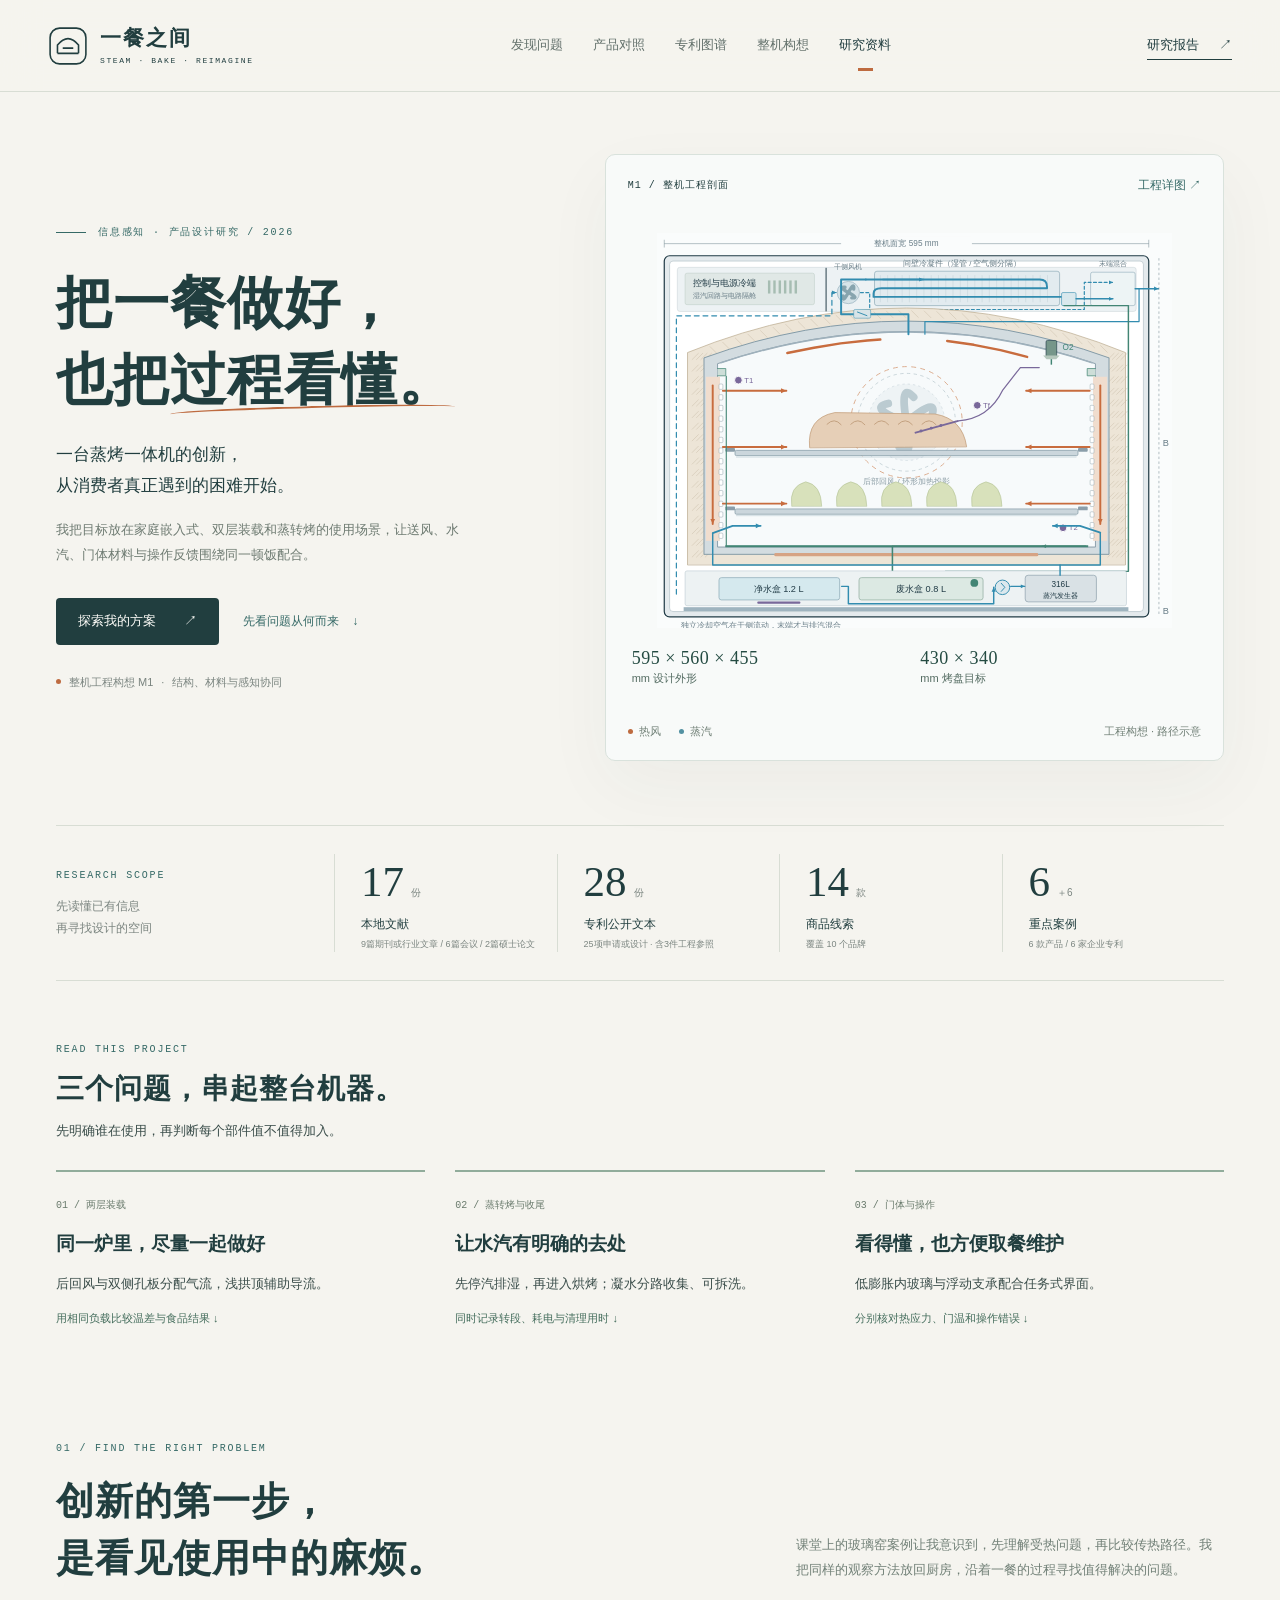
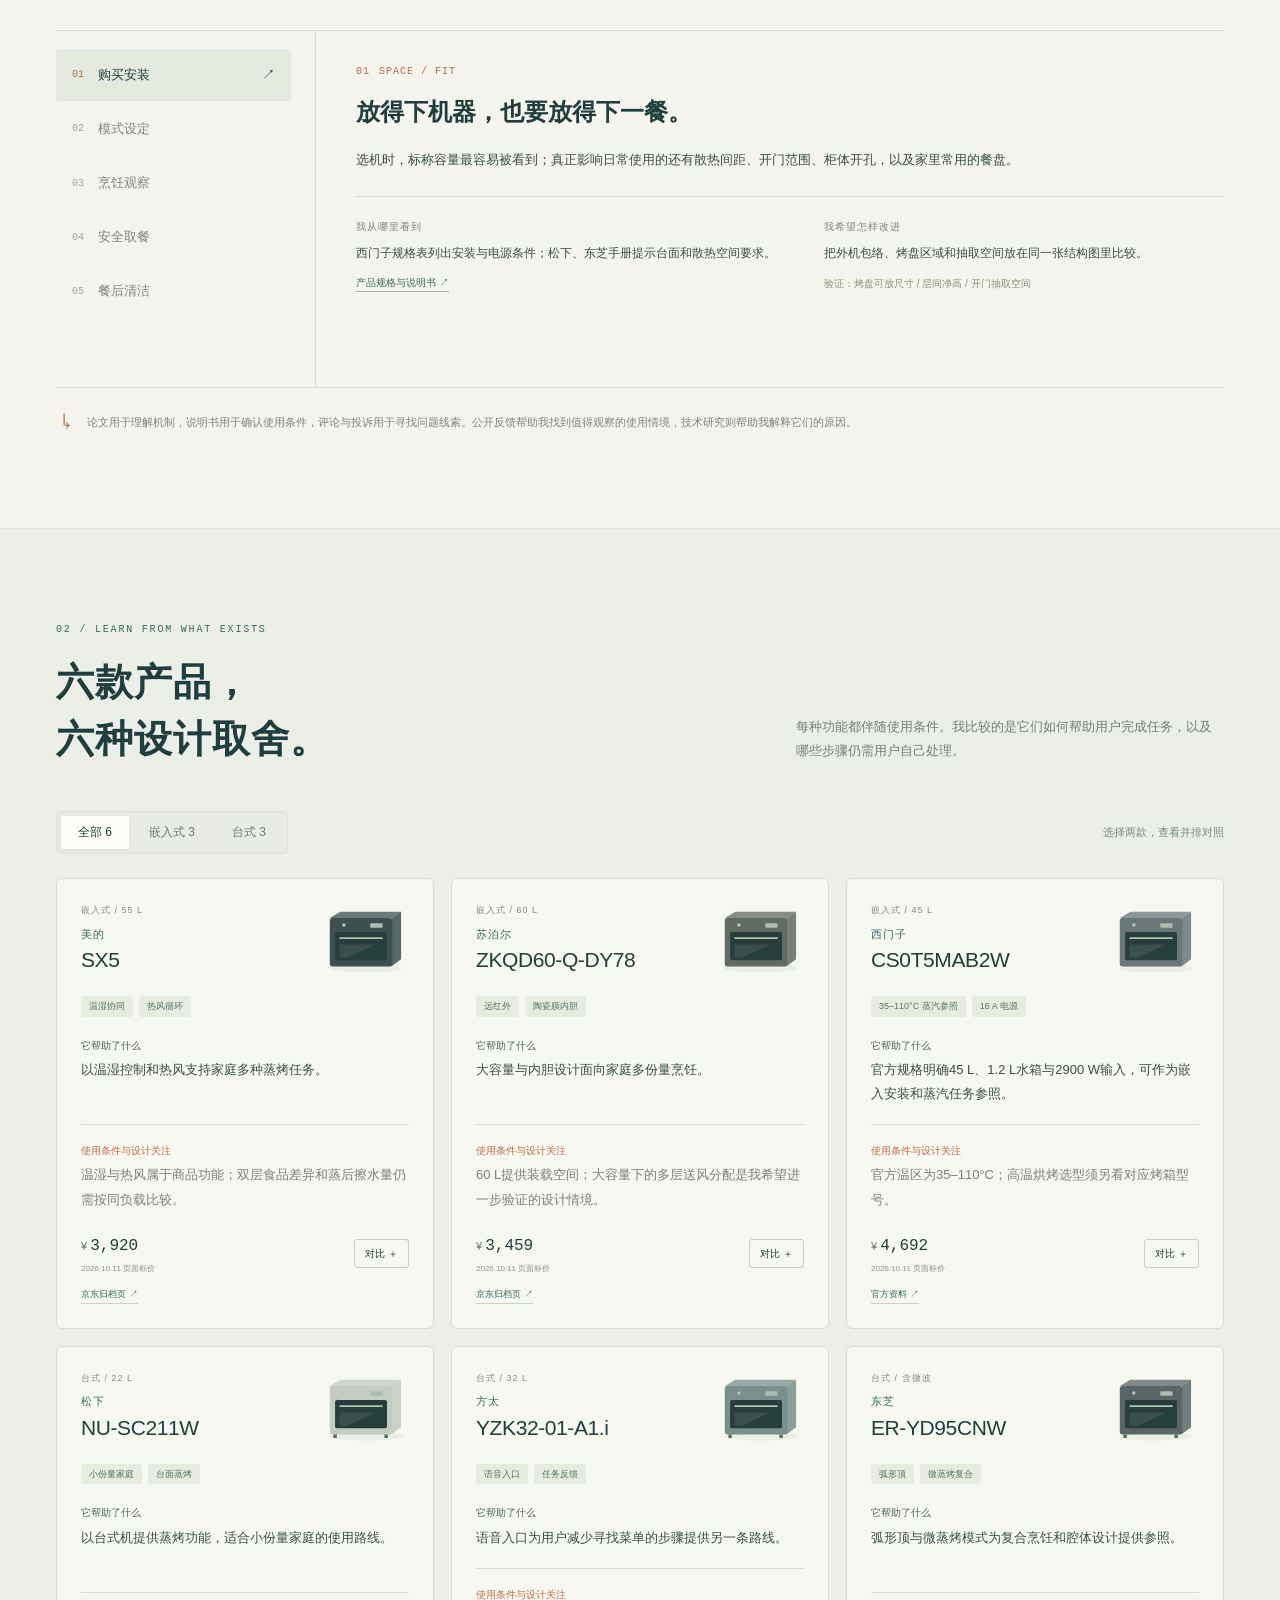
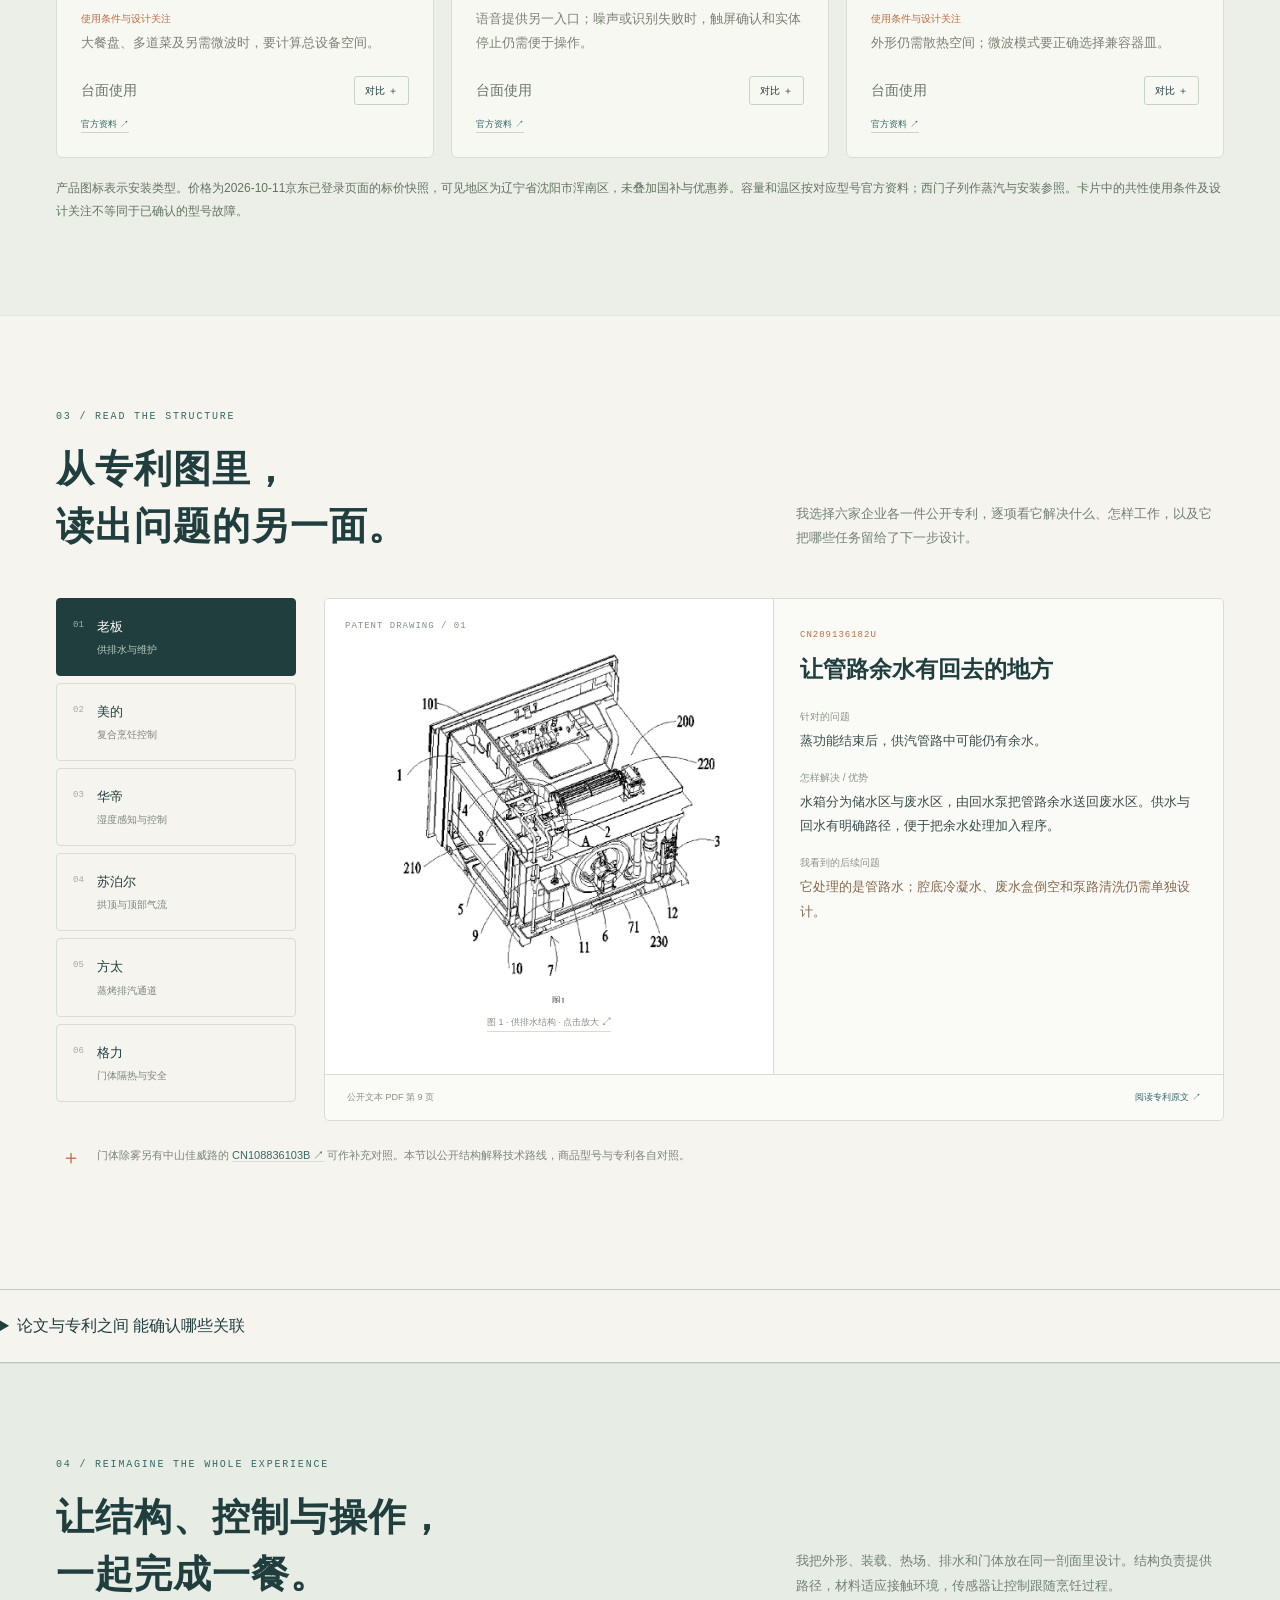
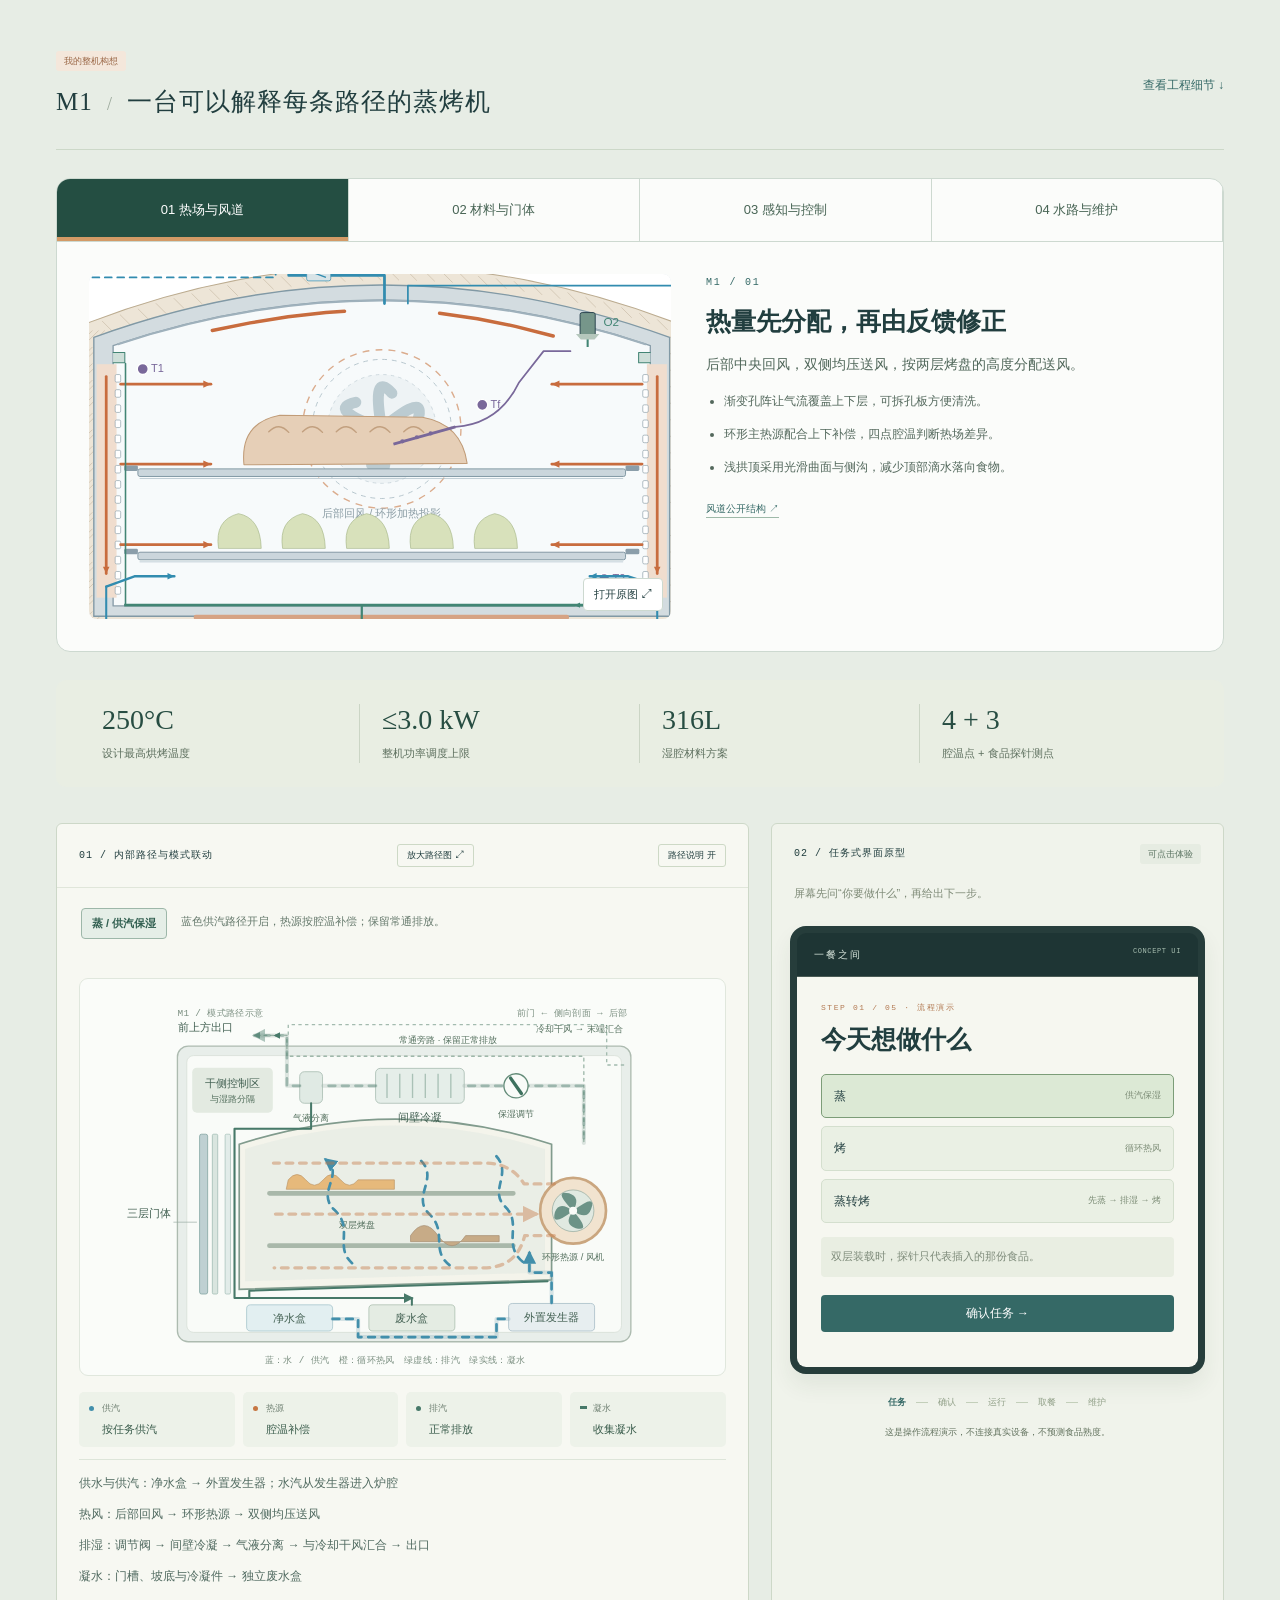
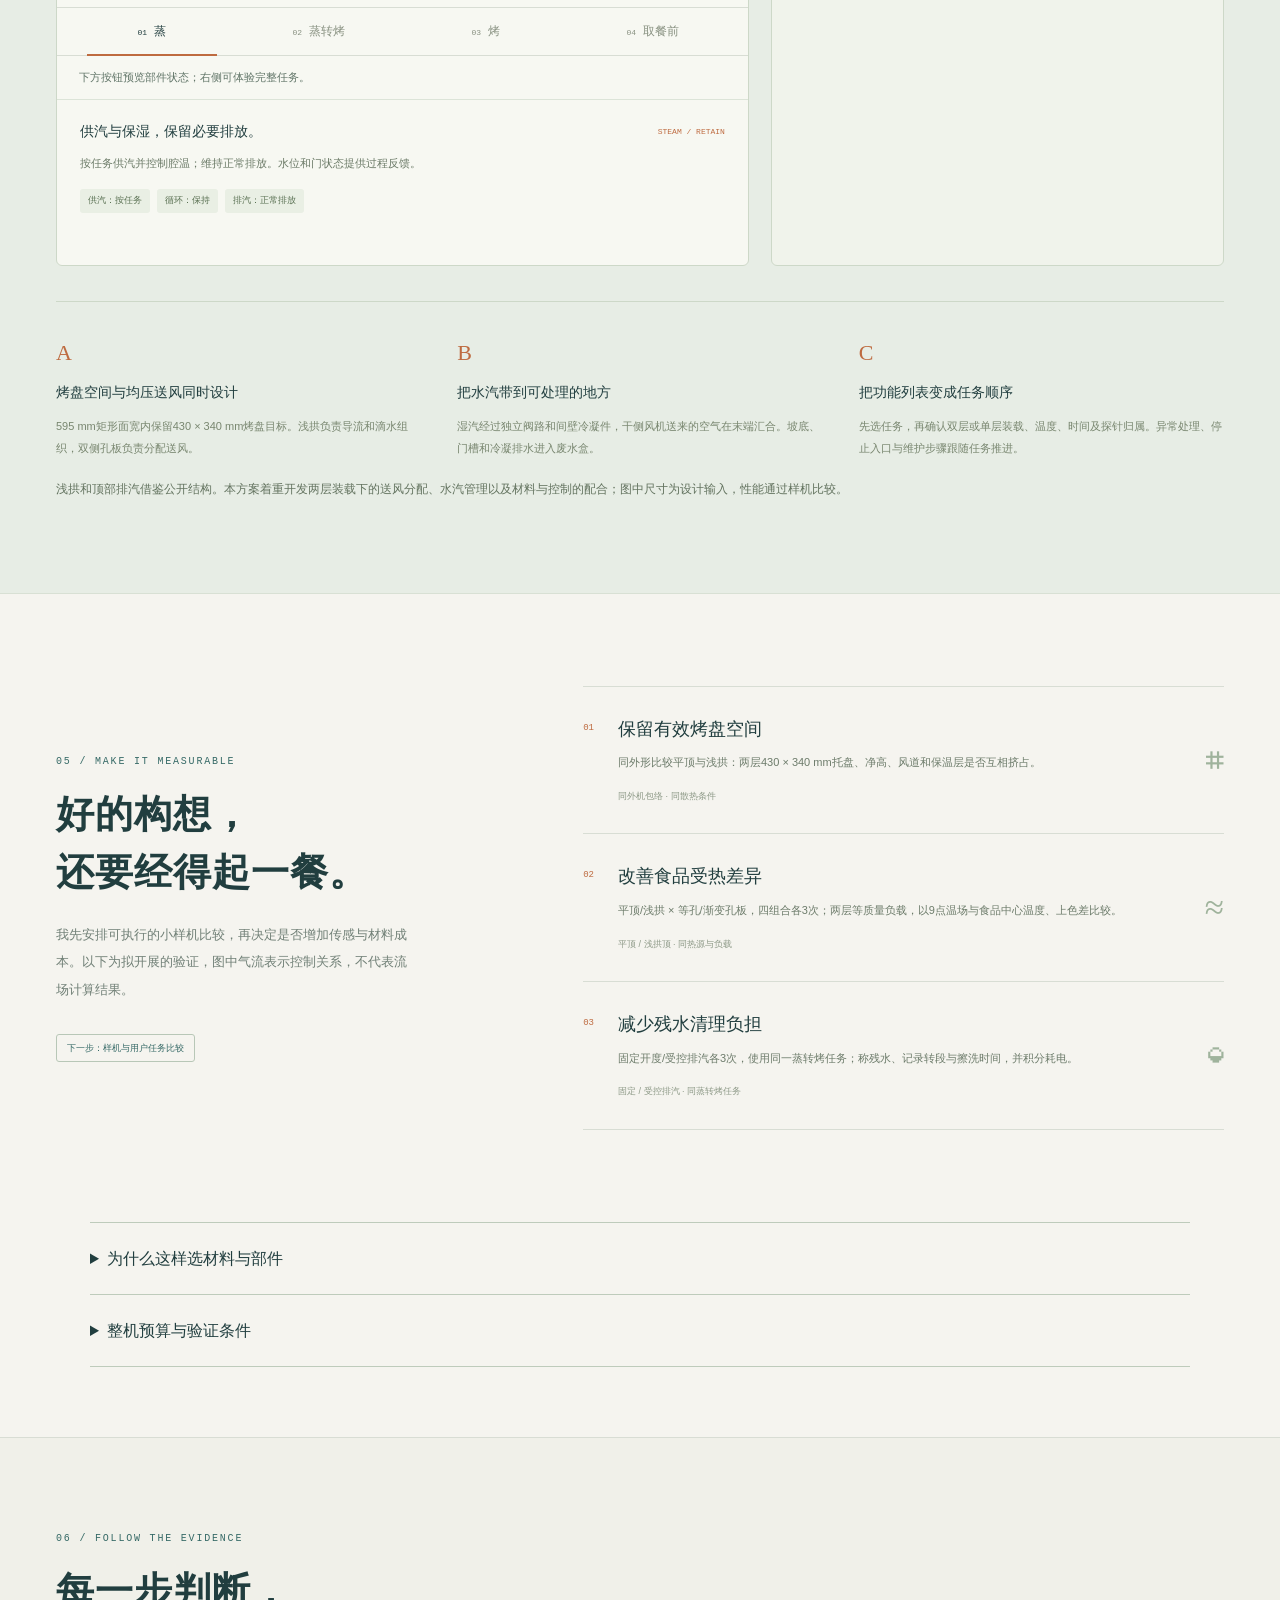
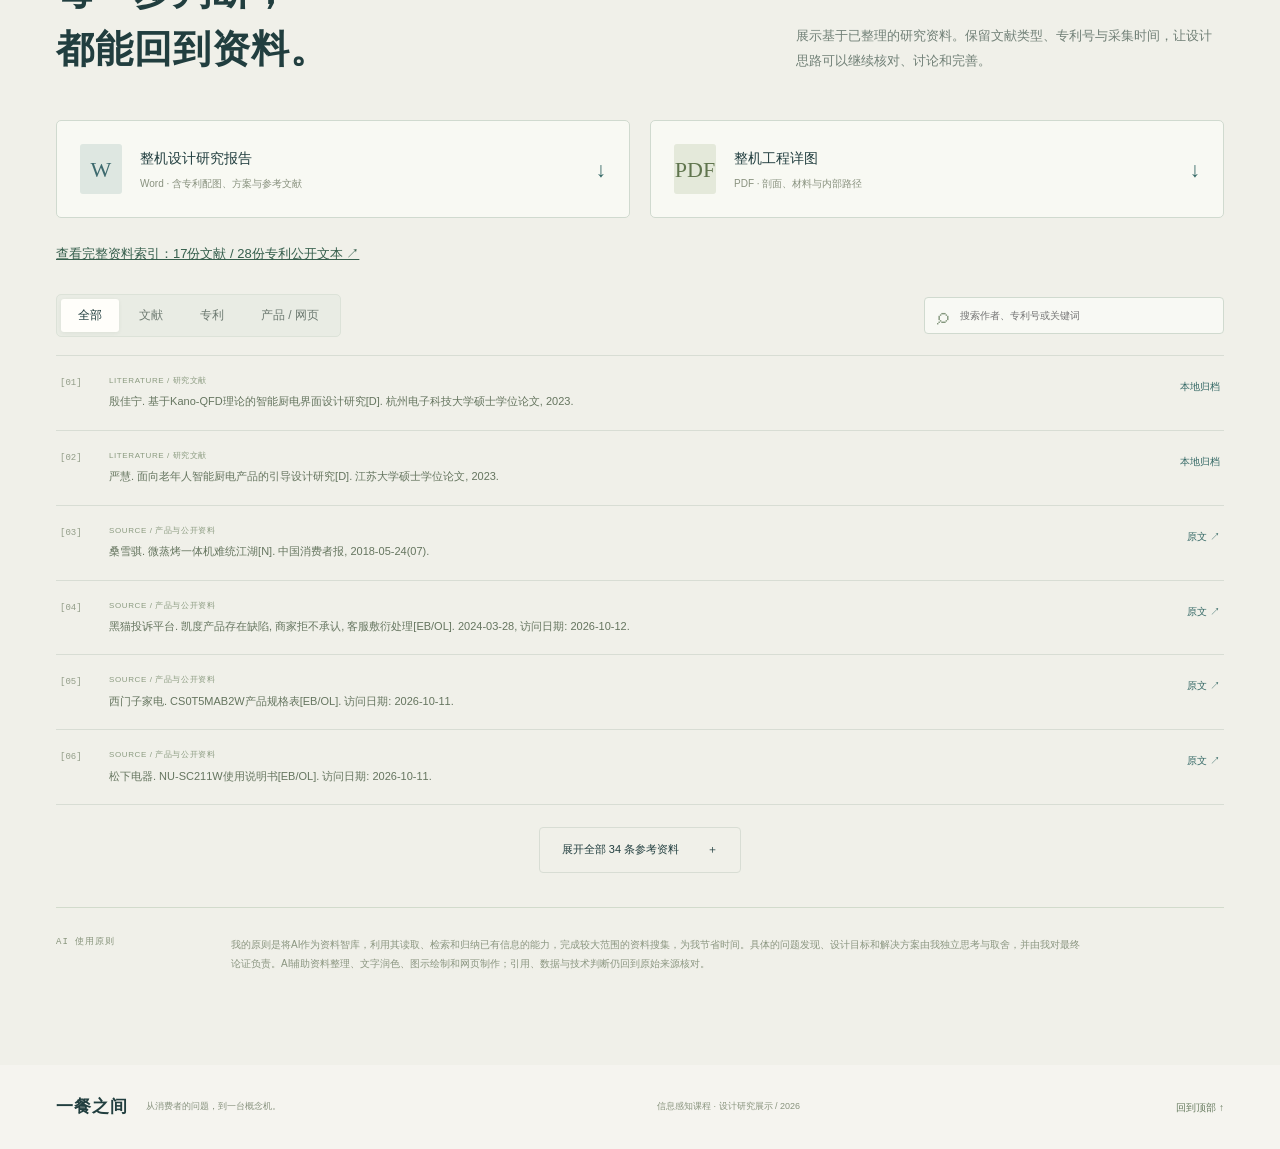
<file: index.html>
<!DOCTYPE html>
<html lang="zh-CN">
<head>
  <meta charset="utf-8">
  <meta name="viewport" content="width=device-width, initial-scale=1">
  <meta name="theme-color" content="#f5f4ef">
  <meta name="description" content="从消费者的一餐出发，对照六款产品与六家企业专利，展示M1的均压送风、材料分区、受控排汽与信息感知设计。">
  <title>一餐之间 M1 · 蒸烤一体机工程设计</title>
  <link rel="icon" href="assets/favicon.svg" type="image/svg+xml">
  <link rel="stylesheet" href="styles.css?v=8">
  <script defer src="data.js"></script>
  <script defer src="app.js?v=8"></script>
</head>
<body>
<a class="skip" href="#research">跳转到研究内容</a>
<header class="site-header">
 <a class="brand" href="#top" aria-label="一餐之间 首页"><svg viewBox="0 0 38 38" aria-hidden="true"><rect x="2" y="2" width="34" height="34" rx="9" fill="none" stroke="currentColor" stroke-width="1.5"/><path d="M9 26V18Q19 6 29 18V26M9 26H29M14 21H24" fill="none" stroke="currentColor" stroke-width="1.5"/></svg><span>一餐之间<small>STEAM · BAKE · REIMAGINE</small></span></a>
 <nav class="main-nav" aria-label="页面导航"><a href="#research">发现问题</a><a href="#products">产品对照</a><a href="#patents">专利图谱</a><a href="#concept">整机构想</a><a href="#sources">研究资料</a></nav>
 <a class="header-link" href="assets/design-report.docx" download>研究报告 <span aria-hidden="true">↗</span></a>
</header>
<main id="top">
 <section class="hero wrap">
  <div class="hero-copy">
   <div class="eyebrow"><span class="tiny-line"></span> 信息感知 · 产品设计研究 / 2026</div>
   <h1>把一餐做好，<br>也把<span class="hand-underline">过程看懂。</span></h1>
   <p class="hero-lead">一台蒸烤一体机的创新，<br>从消费者真正遇到的困难开始。</p>
   <p class="hero-desc">我把目标放在家庭嵌入式、双层装载和蒸转烤的使用场景，让送风、水汽、门体材料与操作反馈围绕同一顿饭配合。</p>
   <div class="hero-actions"><a class="button primary" href="#concept">探索我的方案 <span>↗</span></a><a class="text-link" href="#research">先看问题从何而来 <span>↓</span></a></div>
   <div class="project-state"><span class="status-dot"></span> 整机工程构想 M1 <span>·</span> 结构、材料与感知协同</div>
  </div>
  <div class="hero-visual">
   <div class="board-top"><span class="mono">M1 / 整机工程剖面</span><a class="text-link" href="assets/M1-engineering.pdf" target="_blank">工程详图 ↗</a></div>
   <div id="hero-oven" class="hero-oven" data-mode="steam"></div>
   <div class="visual-foot"><span><i class="key-dot orange"></i> 热风 <i class="key-dot blue"></i> 蒸汽</span><span>工程构想 · 路径示意</span></div>
  </div>
 </section>
 <div class="scope-band wrap"><div class="scope-label"><span class="eyebrow">RESEARCH SCOPE</span><span>先读懂已有信息<br>再寻找设计的空间</span></div><div><strong>17<small>份</small></strong><span>本地文献<em>9篇期刊或行业文章 / 6篇会议 / 2篇硕士论文</em></span></div><div><strong>28<small>份</small></strong><span>专利公开文本<em>25项申请或设计 · 含3件工程参照</em></span></div><div><strong>14<small>款</small></strong><span>商品线索<em>覆盖 10 个品牌</em></span></div><div><strong>6<small>＋6</small></strong><span>重点案例<em>6 款产品 / 6 家企业专利</em></span></div></div>

<section class="decision-overview wrap" aria-label="三条设计主线"><div class="overview-intro"><div class="eyebrow">READ THIS PROJECT</div><h2>三个问题，串起整台机器。</h2><p>先明确谁在使用，再判断每个部件值不值得加入。</p></div><div class="overview-grid"><article><span>01 / 两层装载</span><h3>同一炉里，尽量一起做好</h3><p>后回风与双侧孔板分配气流，浅拱顶辅助导流。</p><a href="#validation">用相同负载比较温差与食品结果 ↓</a></article><article><span>02 / 蒸转烤与收尾</span><h3>让水汽有明确的去处</h3><p>先停汽排湿，再进入烘烤；凝水分路收集、可拆洗。</p><a href="#validation">同时记录转段、耗电与清理用时 ↓</a></article><article><span>03 / 门体与操作</span><h3>看得懂，也方便取餐维护</h3><p>低膨胀内玻璃与浮动支承配合任务式界面。</p><a href="#concept">分别核对热应力、门温和操作错误 ↓</a></article></div></section>
 <section class="section wrap" id="research">
  <div class="section-intro"><div><div class="eyebrow">01 / FIND THE RIGHT PROBLEM</div><h2>创新的第一步，<br>是看见使用中的麻烦。</h2></div><p>课堂上的玻璃窑案例让我意识到，先理解受热问题，再比较传热路径。我把同样的观察方法放回厨房，沿着一餐的过程寻找值得解决的问题。</p></div>
  <div class="journey-layout"><div class="journey-list" role="tablist" aria-label="消费者使用环节" id="journey-tabs"></div><article id="journey-panel" class="journey-panel" role="tabpanel" aria-live="polite"></article></div>
  <div class="research-note"><span class="note-symbol">↳</span><p>论文用于理解机制，说明书用于确认使用条件，评论与投诉用于寻找问题线索。公开反馈帮助我找到值得观察的使用情境，技术研究则帮助我解释它们的原因。</p></div>
 </section>

 <section class="products-section section" id="products"><div class="wrap">
  <div class="section-intro"><div><div class="eyebrow">02 / LEARN FROM WHAT EXISTS</div><h2>六款产品，<br>六种设计取舍。</h2></div><p>每种功能都伴随使用条件。我比较的是它们如何帮助用户完成任务，以及哪些步骤仍需用户自己处理。</p></div>
  <div class="section-tools"><div class="segmented" id="product-filters" aria-label="按产品类型筛选"><button class="active" data-filter="all" aria-pressed="true">全部 6</button><button data-filter="built" aria-pressed="false">嵌入式 3</button><button data-filter="counter" aria-pressed="false">台式 3</button></div><span class="muted small-text">选择两款，查看并排对照</span></div>
  <div class="product-grid" id="product-grid"></div>
  <div class="compare-tray" id="compare-tray" hidden><div class="compare-tray-heading"><span id="compare-count"></span><button class="text-button" id="clear-compare">清空选择 ×</button></div><div id="compare-content"></div></div>
  <p class="fineprint">产品图标表示安装类型。价格为2026-10-11京东已登录页面的标价快照，可见地区为辽宁省沈阳市浑南区，未叠加国补与优惠券。容量和温区按对应型号官方资料；西门子列作蒸汽与安装参照。卡片中的共性使用条件及设计关注不等同于已确认的型号故障。</p>
 </div></section>

 <section class="section wrap" id="patents">
  <div class="section-intro"><div><div class="eyebrow">03 / READ THE STRUCTURE</div><h2>从专利图里，<br>读出问题的另一面。</h2></div><p>我选择六家企业各一件公开专利，逐项看它解决什么、怎样工作，以及它把哪些任务留给了下一步设计。</p></div>
  <div class="patent-layout"><div class="patent-tabs" id="patent-tabs" role="tablist" aria-label="企业专利"></div><article id="patent-panel" class="patent-panel" role="tabpanel" aria-live="polite"></article></div>
  <div class="research-note"><span class="note-symbol">＋</span><p>门体除雾另有中山佳威路的 <a href="https://patents.google.com/patent/CN108836103B/zh" target="_blank" rel="noopener">CN108836103B ↗</a> 可作补充对照。本节以公开结构解释技术路线，商品型号与专利各自对照。</p></div>
 </section>

<div class="engineering-notes evidence-details"><details><summary>论文与专利之间 能确认哪些关联</summary><div class="note-columns"><div><h3>玻璃门研究与门体专利</h3><p>白伟等的单型号玻璃失效研究发表于2023年，格力门体专利CN212186239U申请于2020年，作者与发明人不同。两者研究问题相关，不能将前者称为后者的转化来源。</p><h3>华帝控湿研究</h3><p>2022年控湿论文与CN112043154B在人员和主题上存在关联，麦伟添同时出现在作者与发明人名单中；专利申请早于论文。具体型号采用情况仍需商品技术资料。</p></div><div><h3>玻璃窑结构如何迁移</h3><p>CN205501105U用格子砖组织蓄热室换热通道；CN101519268A权利要求6中的“三维网状结构”则指结合剂硬化后的材料网络，不能等同于炉内三维热风。M1借鉴分析传热路径的方法，采用易清洗的薄壁孔板和浅拱。</p><h3>课程设计的贡献</h3><p>外置蒸汽、食品探针与结束前减汽已有商品先例。本项目着重说明双层、紧凑体积和3.0 kW条件下的整机取舍，并用可执行比较评价收益。</p><a class="source-link" href="research-index.html">原始文献与专利索引 ↗</a></div></div></details></div>
 <section class="concept-section section" id="concept"><div class="wrap">
  <div class="section-intro"><div><div class="eyebrow">04 / REIMAGINE THE WHOLE EXPERIENCE</div><h2>让结构、控制与操作，<br>一起完成一餐。</h2></div><p>我把外形、装载、热场、排水和门体放在同一剖面里设计。结构负责提供路径，材料适应接触环境，传感器让控制跟随烹饪过程。</p></div>
  <div class="concept-heading"><div><span class="tag pale">我的整机构想</span><h3>M1 <span>/</span> 一台可以解释每条路径的蒸烤机</h3></div><a class="text-link" href="#engineering-detail">查看工程细节 ↓</a></div>
  <div class="engineering-explorer"><div class="eng-tabs" id="engineering-tabs" aria-label="探索工程设计"><button data-engineering="0" aria-pressed="true">01 热场与风道</button><button data-engineering="1" aria-pressed="false">02 材料与门体</button><button data-engineering="2" aria-pressed="false">03 感知与控制</button><button data-engineering="3" aria-pressed="false">04 水路与维护</button></div><article id="engineering-detail" class="engineering-detail" aria-live="polite"></article></div>
  <div class="m1-specs"><div><b>250°C</b><span>设计最高烘烤温度</span></div><div><b>≤3.0 kW</b><span>整机功率调度上限</span></div><div><b>316L</b><span>湿腔材料方案</span></div><div><b>4 + 3</b><span>腔温点 + 食品探针测点</span></div></div>
  <div class="concept-grid"><div class="path-board"><div class="board-top"><span class="mono">01 / 内部路径与模式联动</span><button class="icon-text" id="zoom-mode">放大路径图 ⤢</button><button class="icon-text" id="toggle-labels" aria-pressed="true">路径说明 开</button></div><div id="path-visual" class="path-visual" data-phase="steam"></div><div class="mode-controls" id="phase-tabs" aria-label="查看蒸烤阶段"><button class="active" data-phase="steam" aria-pressed="true"><small>01</small> 蒸</button><button data-phase="transition" aria-pressed="false"><small>02</small> 蒸转烤</button><button data-phase="bake" aria-pressed="false"><small>03</small> 烤</button><button data-phase="serve" aria-pressed="false"><small>04</small> 取餐前</button></div><p class="phase-lock" id="phase-lock"></p><div id="phase-detail" aria-live="polite"></div></div>
   <div class="interface-card"><div class="board-top"><span class="mono">02 / 任务式界面原型</span><span class="tag">可点击体验</span></div><p class="interface-intro">屏幕先问“你要做什么”，再给出下一步。</p><div class="device"><div class="device-top"><span>一餐之间</span><span class="mono">CONCEPT UI</span></div><div id="device-screen" class="device-screen" aria-live="polite"></div></div><div class="interface-progress" id="interface-progress"></div><p class="fineprint">这是操作流程演示，不连接真实设备，不预测食品熟度。</p></div>
  </div>
  <div class="design-choices"><div><span class="choice-no">A</span><h3>烤盘空间与均压送风同时设计</h3><p>595 mm矩形面宽内保留430 × 340 mm烤盘目标。浅拱负责导流和滴水组织，双侧孔板负责分配送风。</p></div><div><span class="choice-no">B</span><h3>把水汽带到可处理的地方</h3><p>湿汽经过独立阀路和间壁冷凝件，干侧风机送来的空气在末端汇合。坡底、门槽和冷凝排水进入废水盒。</p></div><div><span class="choice-no">C</span><h3>把功能列表变成任务顺序</h3><p>先选任务，再确认双层或单层装载、温度、时间及探针归属。异常处理、停止入口与维护步骤跟随任务推进。</p></div></div>
  <p class="fineprint">浅拱和顶部排汽借鉴公开结构。本方案着重开发两层装载下的送风分配、水汽管理以及材料与控制的配合；图中尺寸为设计输入，性能通过样机比较。</p>
 </div></section>

 <section class="section wrap" id="validation"><div class="validation-layout"><div><div class="eyebrow">05 / MAKE IT MEASURABLE</div><h2>好的构想，<br>还要经得起一餐。</h2><p class="section-description">我先安排可执行的小样机比较，再决定是否增加传感与材料成本。以下为拟开展的验证，图中气流表示控制关系，不代表流场计算结果。</p><span class="tag outline">下一步：样机与用户任务比较</span></div><div class="validation-list"><article><span class="validation-no">01</span><div><h3>保留有效烤盘空间</h3><p>同外形比较平顶与浅拱：两层430 × 340 mm托盘、净高、风道和保温层是否互相挤占。</p><span>同外机包络 · 同散热条件</span></div><span class="target-symbol">⌗</span></article><article><span class="validation-no">02</span><div><h3>改善食品受热差异</h3><p>平顶/浅拱 × 等孔/渐变孔板，四组合各3次；两层等质量负载，以9点温场与食品中心温度、上色差比较。</p><span>平顶 / 浅拱顶 · 同热源与负载</span></div><span class="target-symbol">≈</span></article><article><span class="validation-no">03</span><div><h3>减少残水清理负担</h3><p>固定开度/受控排汽各3次，使用同一蒸转烤任务；称残水、记录转段与擦洗时间，并积分耗电。</p><span>固定 / 受控排汽 · 同蒸转烤任务</span></div><span class="target-symbol">◒</span></article></div></div></section>

<div class="engineering-notes"><details><summary>为什么这样选材料与部件</summary><div class="note-columns"><div><h3>先保留两层装载空间</h3><p>矩形外壳内使用浅拱，避免整台穹顶侵占柜体与烤盘区域。顶部形状、孔板和回风分别比较，不能把均匀性归功于造型。</p><h3>门体先解决装配应力</h3><p>低膨胀内片配合弹性支承和初始间隙；相对普通钢化内片，代价是采购及边缘加工要求。门体隔热与抗爆裂分别验证。</p></div><div><h3>先控制维护难度</h3><p>316L放在持续接触水汽的湿腔；冷凝件与孔板可接近拆洗。高温氧探头作为进阶控湿配置，基础机先比较温度、时间和阀位控制。</p><h3>增量成本按范围计算</h3><p>按1000台规模，既有估算中“两点温度采集、门面探头、低温积水检测与可拆导流件”硬件及装配增量合计约110–285元/台。这是工程假设，不含本机专用氧探头、玻璃升级、冷凝总成、开模及认证；完整BOM需逐件询价。</p></div></div></details><details><summary>整机预算与验证条件</summary><div class="note-columns"><div><h3>3.0 kW限制的是同时功率</h3><p>拟选1.4 kW发生器、1.8 kW环形热源、上下各0.4 kW补偿及0.1 kW辅助负载。蒸阶段示例1.4 + 1.2 + 0.1 = 2.7 kW；烤阶段1.8 + 0.4 + 0.4 + 0.1 = 2.7 kW，控制器应逐周期限制总功率。</p><h3>水盒容量与散热共同计算</h3><p>10 g/min、100°C蒸汽凝结的潜热约376 W；若持续30 min，凝水已占0.3 L。0.8 L废水盒还需容纳其他回水并预留余量，因此满水检测和常通无液封旁路同时保留。</p></div><div><h3>测量要对应食品结果</h3><p>先固定180°C设定、相同烤盘与两层等质量替代负载，稳定后测9点温度；再用同厚、同质量食品比较中心温度与上色。3次属于探索性比较，不能直接证明耐久可靠性。</p><h3>比较的不只是烤得快</h3><p>水汽比较固定进水量、负载和烤后终点；同时记录残水、耗电与清理用时。门体另做边缘支承检查、温升与热循环；界面用设置、异常恢复、取餐维护任务观察错误。</p></div></div></details></div>
 <section class="sources-section section" id="sources"><div class="wrap"><div class="section-intro"><div><div class="eyebrow">06 / FOLLOW THE EVIDENCE</div><h2>每一步判断，<br>都能回到资料。</h2></div><p>展示基于已整理的研究资料。保留文献类型、专利号与采集时间，让设计思路可以继续核对、讨论和完善。</p></div>
  <div class="download-row"><a href="assets/design-report.docx" download><span class="download-icon">W</span><span><strong>整机设计研究报告</strong><small>Word · 含专利配图、方案与参考文献</small></span><span class="download-arrow">↓</span></a><a href="assets/M1-engineering.pdf" download><span class="download-icon excel">PDF</span><span><strong>整机工程详图</strong><small>PDF · 剖面、材料与内部路径</small></span><span class="download-arrow">↓</span></a></div>
  <a class="inventory-link" href="research-index.html">查看完整资料索引：17份文献 / 28份专利公开文本 ↗</a><div class="source-tools"><div class="segmented" id="source-filters" aria-label="参考资料类型"><button class="active" data-type="all" aria-pressed="true">全部</button><button data-type="paper" aria-pressed="false">文献</button><button data-type="patent" aria-pressed="false">专利</button><button data-type="web" aria-pressed="false">产品 / 网页</button></div><label class="search-box"><span aria-hidden="true">⌕</span><input id="source-search" type="search" placeholder="搜索作者、专利号或关键词" aria-label="搜索参考资料"></label></div>
  <div id="reference-list" class="reference-list" aria-live="polite"></div><button class="button secondary sources-expand" id="expand-sources">展开全部参考资料 <span>＋</span></button>
  <div class="ai-note"><span class="mono">AI 使用原则</span><p>我的原则是将AI作为资料智库，利用其读取、检索和归纳已有信息的能力，完成较大范围的资料搜集，为我节省时间。具体的问题发现、设计目标和解决方案由我独立思考与取舍，并由我对最终论证负责。AI辅助资料整理、文字润色、图示绘制和网页制作；引用、数据与技术判断仍回到原始来源核对。</p></div>
 </div></section>
</main>
<footer class="site-footer wrap"><a class="brand footer-brand" href="#top">一餐之间 <span>从消费者的问题，到一台概念机。</span></a><span>信息感知课程 · 设计研究展示 / 2026</span><a href="#top" class="back-top">回到顶部 ↑</a></footer>
<dialog class="image-dialog" id="patent-dialog"><div class="dialog-top"><span id="dialog-title"></span><button id="close-dialog" aria-label="关闭附图">关闭 ×</button></div><img id="dialog-img" alt="专利附图放大"><p>附图来自专利公开文本；示意部件与编号以原文为准。</p></dialog>
<dialog class="image-dialog mode-dialog" id="mode-dialog"><div class="dialog-top"><span id="mode-dialog-title"></span><button id="close-mode-dialog" aria-label="关闭模式图">关闭 ×</button></div><p>横向滚动查看细节；虚线表示气态流路，实线绿色表示液态凝水。</p><div class="mode-dialog-scroll" tabindex="0" aria-label="可横向滚动的模式图"><div id="mode-dialog-content" class="path-visual"></div></div></dialog>
<div id="toast" class="toast" role="status" hidden></div>
</body>
</html>
</file>
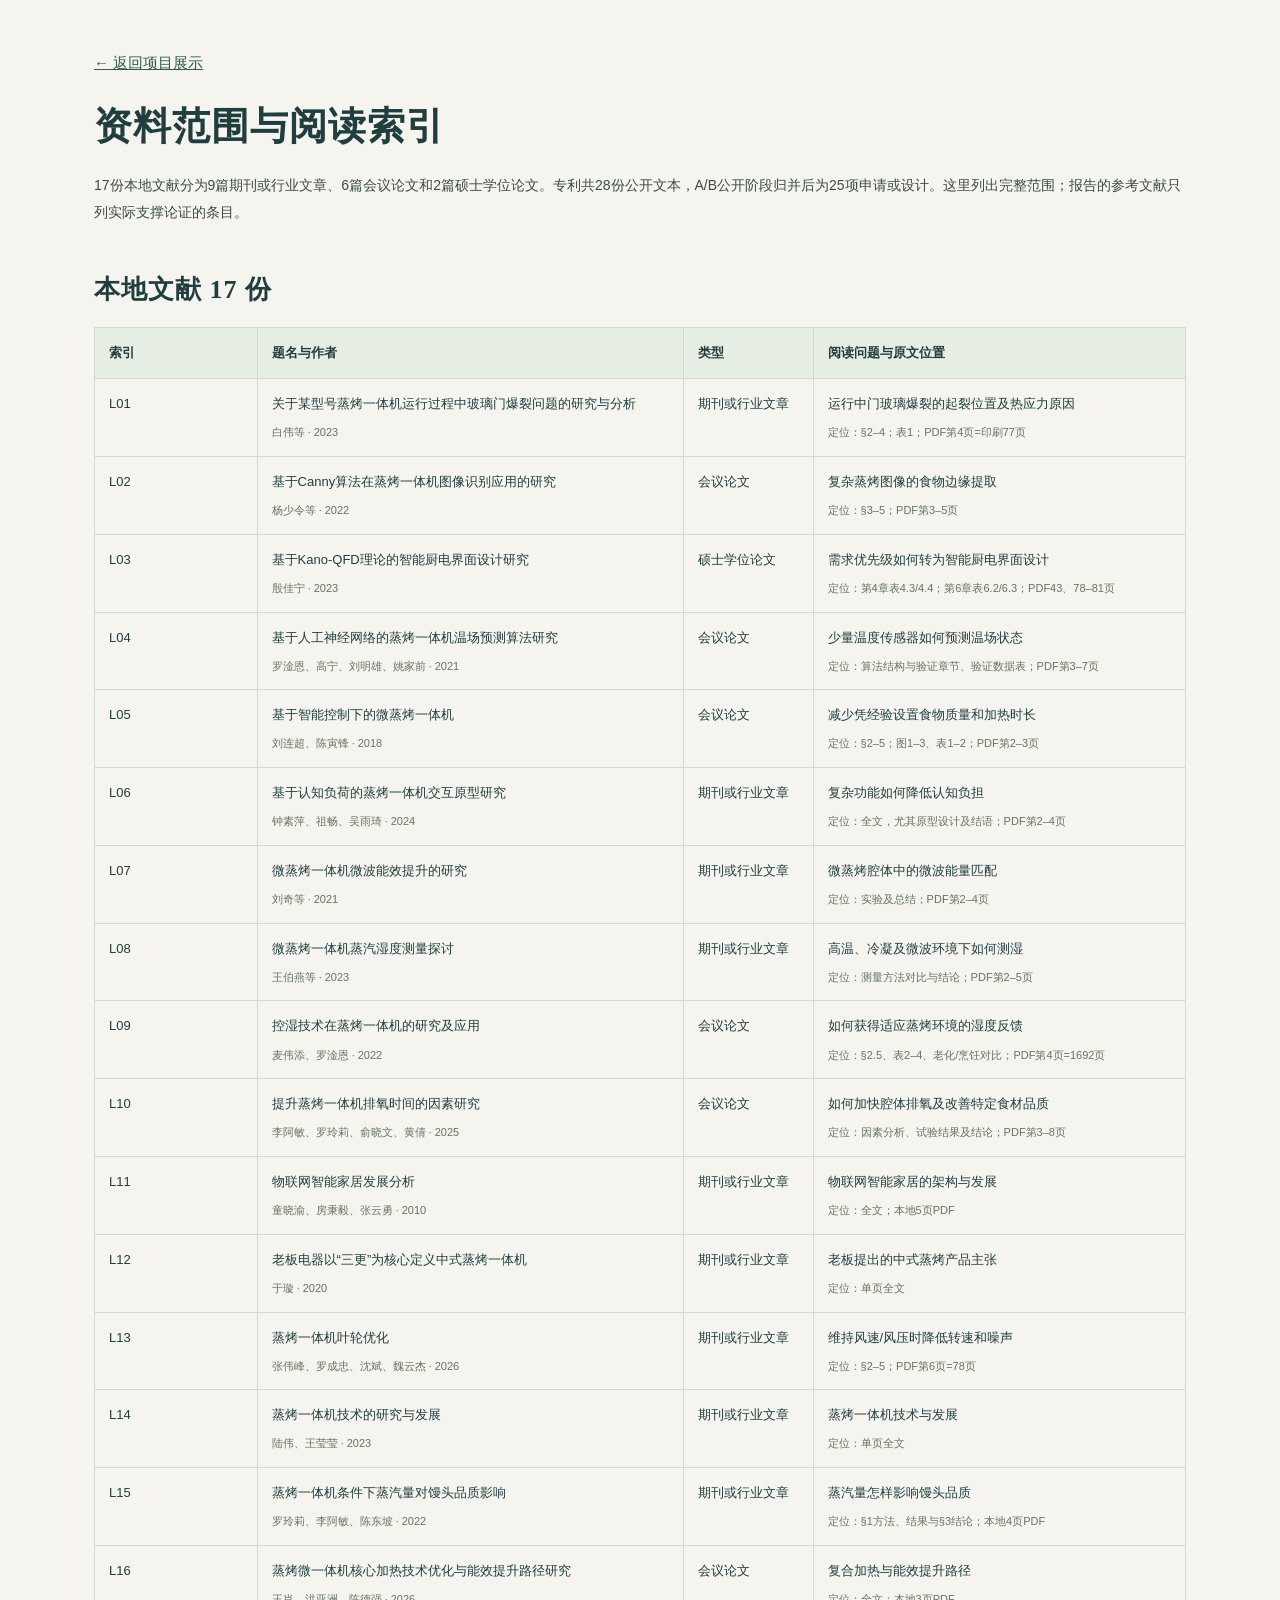
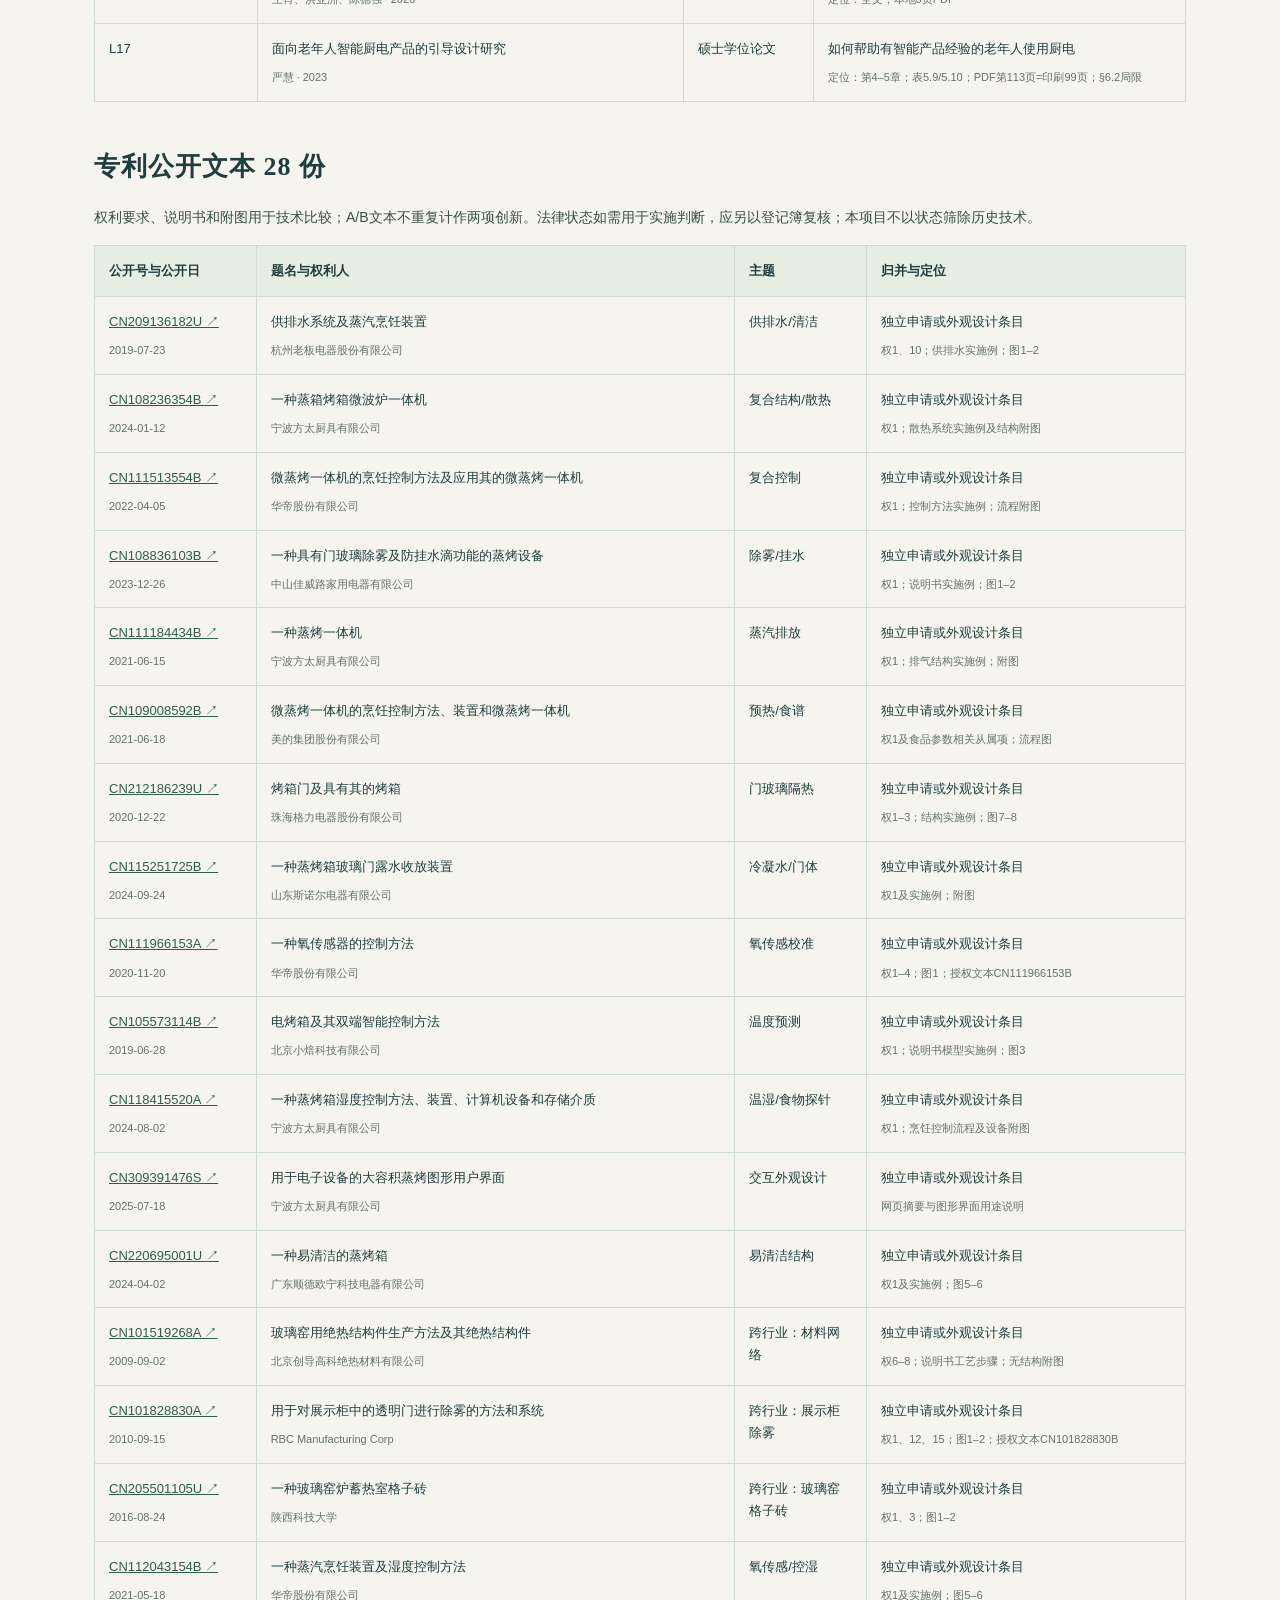
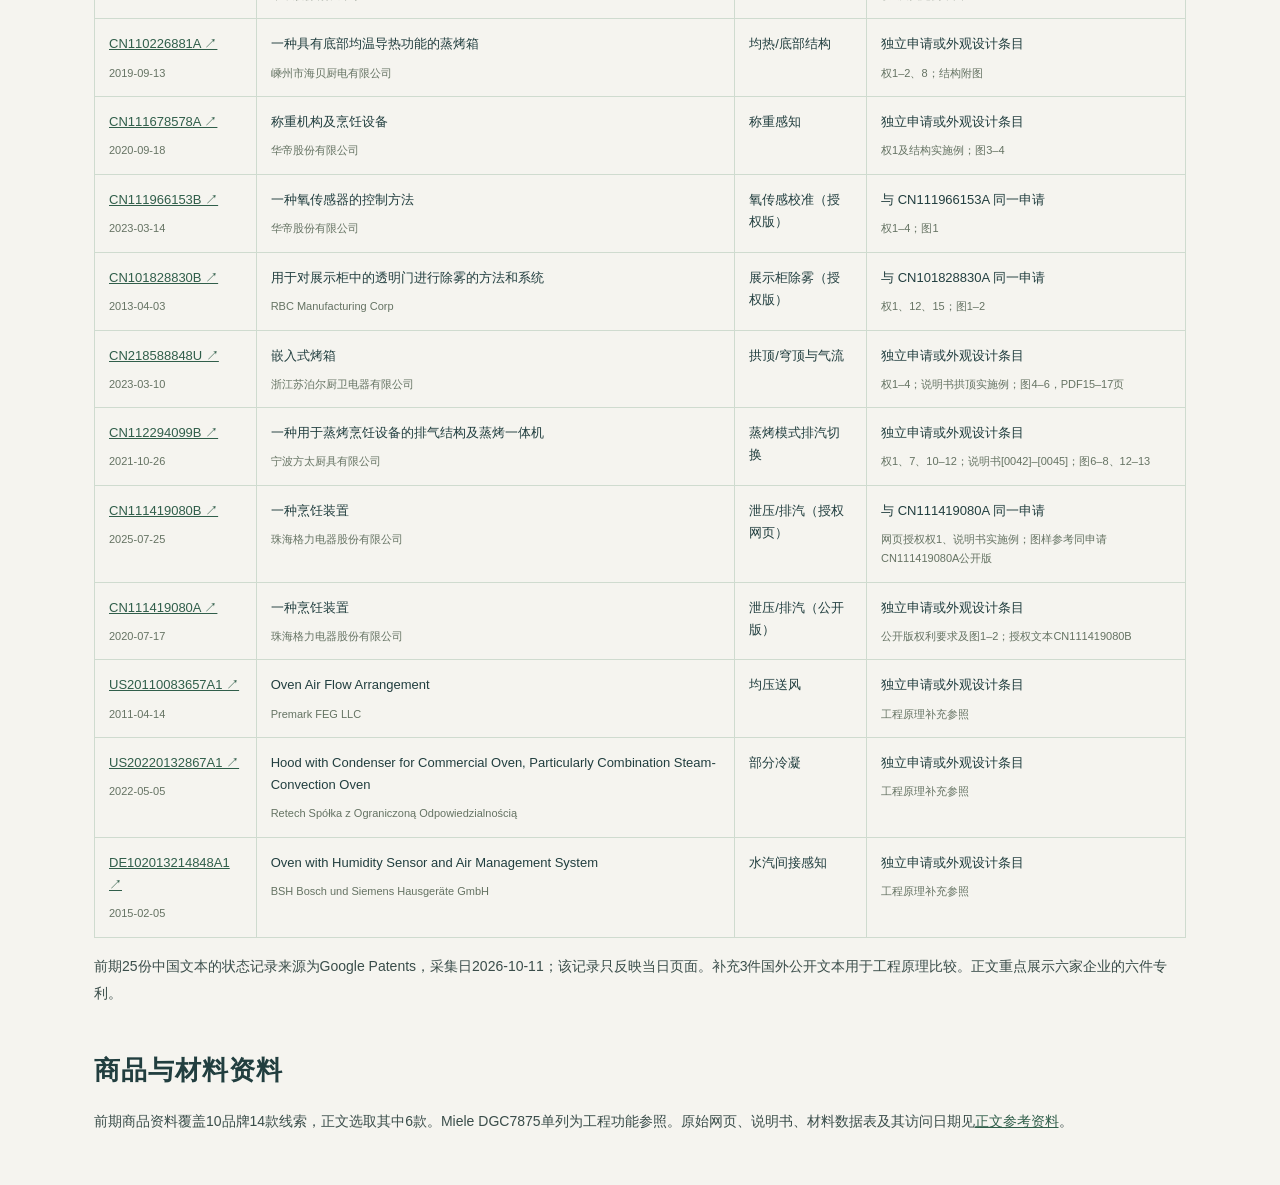
<file: research-index.html>
<!DOCTYPE html><html lang="zh-CN"><head><meta charset="utf-8"><meta name="viewport" content="width=device-width,initial-scale=1"><title>M1 完整资料索引</title><link rel="stylesheet" href="styles.css?v=8"><style>main{max-width:1140px;margin:50px auto;padding:0 24px}h1{font-size:38px}h2{font-size:26px;margin:45px 0 18px}p{font-size:14px;line-height:1.9;margin:15px 0}table{width:100%;border-collapse:collapse;font-size:13px}th,td{border:1px solid #cfdbcf;padding:14px;text-align:left;vertical-align:top}th{background:#e6ede2}td small{display:block;margin-top:8px;color:#657363;font-size:11px}.scroll{overflow:auto}td:first-child{min-width:150px}td:nth-child(2){min-width:240px}td:last-child{min-width:200px}a{color:#305e4a;text-decoration:underline}</style></head><body><main><a href="index.html#sources">← 返回项目展示</a><h1>资料范围与阅读索引</h1><p>17份本地文献分为9篇期刊或行业文章、6篇会议论文和2篇硕士学位论文。专利共28份公开文本，A/B公开阶段归并后为25项申请或设计。这里列出完整范围；报告的参考文献只列实际支撑论证的条目。</p><h2>本地文献 17 份</h2><div class="scroll"><table><thead><tr><th>索引</th><th>题名与作者</th><th>类型</th><th>阅读问题与原文位置</th></tr></thead><tbody><tr><td>L01</td><td>关于某型号蒸烤一体机运行过程中玻璃门爆裂问题的研究与分析<small>白伟等 · 2023</small></td><td>期刊或行业文章</td><td>运行中门玻璃爆裂的起裂位置及热应力原因<small>定位：§2–4；表1；PDF第4页=印刷77页</small></td></tr><tr><td>L02</td><td>基于Canny算法在蒸烤一体机图像识别应用的研究<small>杨少令等 · 2022</small></td><td>会议论文</td><td>复杂蒸烤图像的食物边缘提取<small>定位：§3–5；PDF第3–5页</small></td></tr><tr><td>L03</td><td>基于Kano-QFD理论的智能厨电界面设计研究<small>殷佳宁 · 2023</small></td><td>硕士学位论文</td><td>需求优先级如何转为智能厨电界面设计<small>定位：第4章表4.3/4.4；第6章表6.2/6.3；PDF43、78–81页</small></td></tr><tr><td>L04</td><td>基于人工神经网络的蒸烤一体机温场预测算法研究<small>罗淦恩、高宁、刘明雄、姚家前 · 2021</small></td><td>会议论文</td><td>少量温度传感器如何预测温场状态<small>定位：算法结构与验证章节、验证数据表；PDF第3–7页</small></td></tr><tr><td>L05</td><td>基于智能控制下的微蒸烤一体机<small>刘连超、陈寅锋 · 2018</small></td><td>会议论文</td><td>减少凭经验设置食物质量和加热时长<small>定位：§2–5；图1–3、表1–2；PDF第2–3页</small></td></tr><tr><td>L06</td><td>基于认知负荷的蒸烤一体机交互原型研究<small>钟素萍、祖畅、吴雨琦 · 2024</small></td><td>期刊或行业文章</td><td>复杂功能如何降低认知负担<small>定位：全文，尤其原型设计及结语；PDF第2–4页</small></td></tr><tr><td>L07</td><td>微蒸烤一体机微波能效提升的研究<small>刘奇等 · 2021</small></td><td>期刊或行业文章</td><td>微蒸烤腔体中的微波能量匹配<small>定位：实验及总结；PDF第2–4页</small></td></tr><tr><td>L08</td><td>微蒸烤一体机蒸汽湿度测量探讨<small>王伯燕等 · 2023</small></td><td>期刊或行业文章</td><td>高温、冷凝及微波环境下如何测湿<small>定位：测量方法对比与结论；PDF第2–5页</small></td></tr><tr><td>L09</td><td>控湿技术在蒸烤一体机的研究及应用<small>麦伟添、罗淦恩 · 2022</small></td><td>会议论文</td><td>如何获得适应蒸烤环境的湿度反馈<small>定位：§2.5、表2–4、老化/烹饪对比；PDF第4页=1692页</small></td></tr><tr><td>L10</td><td>提升蒸烤一体机排氧时间的因素研究<small>李阿敏、罗玲莉、俞晓文、黄倩 · 2025</small></td><td>会议论文</td><td>如何加快腔体排氧及改善特定食材品质<small>定位：因素分析、试验结果及结论；PDF第3–8页</small></td></tr><tr><td>L11</td><td>物联网智能家居发展分析<small>童晓渝、房秉毅、张云勇 · 2010</small></td><td>期刊或行业文章</td><td>物联网智能家居的架构与发展<small>定位：全文；本地5页PDF</small></td></tr><tr><td>L12</td><td>老板电器以“三更”为核心定义中式蒸烤一体机<small>于璇 · 2020</small></td><td>期刊或行业文章</td><td>老板提出的中式蒸烤产品主张<small>定位：单页全文</small></td></tr><tr><td>L13</td><td>蒸烤一体机叶轮优化<small>张伟峰、罗成忠、沈斌、魏云杰 · 2026</small></td><td>期刊或行业文章</td><td>维持风速/风压时降低转速和噪声<small>定位：§2–5；PDF第6页=78页</small></td></tr><tr><td>L14</td><td>蒸烤一体机技术的研究与发展<small>陆伟、王莹莹 · 2023</small></td><td>期刊或行业文章</td><td>蒸烤一体机技术与发展<small>定位：单页全文</small></td></tr><tr><td>L15</td><td>蒸烤一体机条件下蒸汽量对馒头品质影响<small>罗玲莉、李阿敏、陈东坡 · 2022</small></td><td>期刊或行业文章</td><td>蒸汽量怎样影响馒头品质<small>定位：§1方法、结果与§3结论；本地4页PDF</small></td></tr><tr><td>L16</td><td>蒸烤微一体机核心加热技术优化与能效提升路径研究<small>王肖、洪亚洲、陈德强 · 2026</small></td><td>会议论文</td><td>复合加热与能效提升路径<small>定位：全文；本地3页PDF</small></td></tr><tr><td>L17</td><td>面向老年人智能厨电产品的引导设计研究<small>严慧 · 2023</small></td><td>硕士学位论文</td><td>如何帮助有智能产品经验的老年人使用厨电<small>定位：第4–5章；表5.9/5.10；PDF第113页=印刷99页；§6.2局限</small></td></tr></tbody></table></div><h2>专利公开文本 28 份</h2><p>权利要求、说明书和附图用于技术比较；A/B文本不重复计作两项创新。法律状态如需用于实施判断，应另以登记簿复核；本项目不以状态筛除历史技术。</p><div class="scroll"><table><thead><tr><th>公开号与公开日</th><th>题名与权利人</th><th>主题</th><th>归并与定位</th></tr></thead><tbody><tr><td><a target='_blank' rel='noopener' href='https://patents.google.com/patent/CN209136182U/zh'>CN209136182U ↗</a><small>2019-07-23</small></td><td>供排水系统及蒸汽烹饪装置<small>杭州老板电器股份有限公司</small></td><td>供排水/清洁</td><td>独立申请或外观设计条目<small>权1、10；供排水实施例；图1–2</small></td></tr><tr><td><a target='_blank' rel='noopener' href='https://patents.google.com/patent/CN108236354B/zh'>CN108236354B ↗</a><small>2024-01-12</small></td><td>一种蒸箱烤箱微波炉一体机<small>宁波方太厨具有限公司</small></td><td>复合结构/散热</td><td>独立申请或外观设计条目<small>权1；散热系统实施例及结构附图</small></td></tr><tr><td><a target='_blank' rel='noopener' href='https://patents.google.com/patent/CN111513554B/zh'>CN111513554B ↗</a><small>2022-04-05</small></td><td>微蒸烤一体机的烹饪控制方法及应用其的微蒸烤一体机<small>华帝股份有限公司</small></td><td>复合控制</td><td>独立申请或外观设计条目<small>权1；控制方法实施例；流程附图</small></td></tr><tr><td><a target='_blank' rel='noopener' href='https://patents.google.com/patent/CN108836103B/zh'>CN108836103B ↗</a><small>2023-12-26</small></td><td>一种具有门玻璃除雾及防挂水滴功能的蒸烤设备<small>中山佳威路家用电器有限公司</small></td><td>除雾/挂水</td><td>独立申请或外观设计条目<small>权1；说明书实施例；图1–2</small></td></tr><tr><td><a target='_blank' rel='noopener' href='https://patents.google.com/patent/CN111184434B/zh'>CN111184434B ↗</a><small>2021-06-15</small></td><td>一种蒸烤一体机<small>宁波方太厨具有限公司</small></td><td>蒸汽排放</td><td>独立申请或外观设计条目<small>权1；排气结构实施例；附图</small></td></tr><tr><td><a target='_blank' rel='noopener' href='https://patents.google.com/patent/CN109008592B/zh'>CN109008592B ↗</a><small>2021-06-18</small></td><td>微蒸烤一体机的烹饪控制方法、装置和微蒸烤一体机<small>美的集团股份有限公司</small></td><td>预热/食谱</td><td>独立申请或外观设计条目<small>权1及食品参数相关从属项；流程图</small></td></tr><tr><td><a target='_blank' rel='noopener' href='https://patents.google.com/patent/CN212186239U/zh'>CN212186239U ↗</a><small>2020-12-22</small></td><td>烤箱门及具有其的烤箱<small>珠海格力电器股份有限公司</small></td><td>门玻璃隔热</td><td>独立申请或外观设计条目<small>权1–3；结构实施例；图7–8</small></td></tr><tr><td><a target='_blank' rel='noopener' href='https://patents.google.com/patent/CN115251725B/zh'>CN115251725B ↗</a><small>2024-09-24</small></td><td>一种蒸烤箱玻璃门露水收放装置<small>山东斯诺尔电器有限公司</small></td><td>冷凝水/门体</td><td>独立申请或外观设计条目<small>权1及实施例；附图</small></td></tr><tr><td><a target='_blank' rel='noopener' href='https://patents.google.com/patent/CN111966153A/zh'>CN111966153A ↗</a><small>2020-11-20</small></td><td>一种氧传感器的控制方法<small>华帝股份有限公司</small></td><td>氧传感校准</td><td>独立申请或外观设计条目<small>权1–4；图1；授权文本CN111966153B</small></td></tr><tr><td><a target='_blank' rel='noopener' href='https://patents.google.com/patent/CN105573114B/zh'>CN105573114B ↗</a><small>2019-06-28</small></td><td>电烤箱及其双端智能控制方法<small>北京小焙科技有限公司</small></td><td>温度预测</td><td>独立申请或外观设计条目<small>权1；说明书模型实施例；图3</small></td></tr><tr><td><a target='_blank' rel='noopener' href='https://patents.google.com/patent/CN118415520A/zh'>CN118415520A ↗</a><small>2024-08-02</small></td><td>一种蒸烤箱湿度控制方法、装置、计算机设备和存储介质<small>宁波方太厨具有限公司</small></td><td>温湿/食物探针</td><td>独立申请或外观设计条目<small>权1；烹饪控制流程及设备附图</small></td></tr><tr><td><a target='_blank' rel='noopener' href='https://patents.google.com/patent/CN309391476S/zh'>CN309391476S ↗</a><small>2025-07-18</small></td><td>用于电子设备的大容积蒸烤图形用户界面<small>宁波方太厨具有限公司</small></td><td>交互外观设计</td><td>独立申请或外观设计条目<small>网页摘要与图形界面用途说明</small></td></tr><tr><td><a target='_blank' rel='noopener' href='https://patents.google.com/patent/CN220695001U/zh'>CN220695001U ↗</a><small>2024-04-02</small></td><td>一种易清洁的蒸烤箱<small>广东顺德欧宁科技电器有限公司</small></td><td>易清洁结构</td><td>独立申请或外观设计条目<small>权1及实施例；图5–6</small></td></tr><tr><td><a target='_blank' rel='noopener' href='https://patents.google.com/patent/CN101519268A/zh'>CN101519268A ↗</a><small>2009-09-02</small></td><td>玻璃窑用绝热结构件生产方法及其绝热结构件<small>北京创导高科绝热材料有限公司</small></td><td>跨行业：材料网络</td><td>独立申请或外观设计条目<small>权6–8；说明书工艺步骤；无结构附图</small></td></tr><tr><td><a target='_blank' rel='noopener' href='https://patents.google.com/patent/CN101828830A/zh'>CN101828830A ↗</a><small>2010-09-15</small></td><td>用于对展示柜中的透明门进行除雾的方法和系统<small>RBC Manufacturing Corp</small></td><td>跨行业：展示柜除雾</td><td>独立申请或外观设计条目<small>权1、12、15；图1–2；授权文本CN101828830B</small></td></tr><tr><td><a target='_blank' rel='noopener' href='https://patents.google.com/patent/CN205501105U/zh'>CN205501105U ↗</a><small>2016-08-24</small></td><td>一种玻璃窑炉蓄热室格子砖<small>陕西科技大学</small></td><td>跨行业：玻璃窑格子砖</td><td>独立申请或外观设计条目<small>权1、3；图1–2</small></td></tr><tr><td><a target='_blank' rel='noopener' href='https://patents.google.com/patent/CN112043154B/zh'>CN112043154B ↗</a><small>2021-05-18</small></td><td>一种蒸汽烹饪装置及湿度控制方法<small>华帝股份有限公司</small></td><td>氧传感/控湿</td><td>独立申请或外观设计条目<small>权1及实施例；图5–6</small></td></tr><tr><td><a target='_blank' rel='noopener' href='https://patents.google.com/patent/CN110226881A/zh'>CN110226881A ↗</a><small>2019-09-13</small></td><td>一种具有底部均温导热功能的蒸烤箱<small>嵊州市海贝厨电有限公司</small></td><td>均热/底部结构</td><td>独立申请或外观设计条目<small>权1–2、8；结构附图</small></td></tr><tr><td><a target='_blank' rel='noopener' href='https://patents.google.com/patent/CN111678578A/zh'>CN111678578A ↗</a><small>2020-09-18</small></td><td>称重机构及烹饪设备<small>华帝股份有限公司</small></td><td>称重感知</td><td>独立申请或外观设计条目<small>权1及结构实施例；图3–4</small></td></tr><tr><td><a target='_blank' rel='noopener' href='https://patents.google.com/patent/CN111966153B/zh'>CN111966153B ↗</a><small>2023-03-14</small></td><td>一种氧传感器的控制方法<small>华帝股份有限公司</small></td><td>氧传感校准（授权版）</td><td>与 CN111966153A 同一申请<small>权1–4；图1</small></td></tr><tr><td><a target='_blank' rel='noopener' href='https://patents.google.com/patent/CN101828830B/zh'>CN101828830B ↗</a><small>2013-04-03</small></td><td>用于对展示柜中的透明门进行除雾的方法和系统<small>RBC Manufacturing Corp</small></td><td>展示柜除雾（授权版）</td><td>与 CN101828830A 同一申请<small>权1、12、15；图1–2</small></td></tr><tr><td><a target='_blank' rel='noopener' href='https://patents.google.com/patent/CN218588848U/zh'>CN218588848U ↗</a><small>2023-03-10</small></td><td>嵌入式烤箱<small>浙江苏泊尔厨卫电器有限公司</small></td><td>拱顶/穹顶与气流</td><td>独立申请或外观设计条目<small>权1–4；说明书拱顶实施例；图4–6，PDF15–17页</small></td></tr><tr><td><a target='_blank' rel='noopener' href='https://patents.google.com/patent/CN112294099B/zh'>CN112294099B ↗</a><small>2021-10-26</small></td><td>一种用于蒸烤烹饪设备的排气结构及蒸烤一体机<small>宁波方太厨具有限公司</small></td><td>蒸烤模式排汽切换</td><td>独立申请或外观设计条目<small>权1、7、10–12；说明书[0042]–[0045]；图6–8、12–13</small></td></tr><tr><td><a target='_blank' rel='noopener' href='https://patents.google.com/patent/CN111419080B/zh'>CN111419080B ↗</a><small>2025-07-25</small></td><td>一种烹饪装置<small>珠海格力电器股份有限公司</small></td><td>泄压/排汽（授权网页）</td><td>与 CN111419080A 同一申请<small>网页授权权1、说明书实施例；图样参考同申请CN111419080A公开版</small></td></tr><tr><td><a target='_blank' rel='noopener' href='https://patents.google.com/patent/CN111419080A/zh'>CN111419080A ↗</a><small>2020-07-17</small></td><td>一种烹饪装置<small>珠海格力电器股份有限公司</small></td><td>泄压/排汽（公开版）</td><td>独立申请或外观设计条目<small>公开版权利要求及图1–2；授权文本CN111419080B</small></td></tr><tr><td><a target='_blank' rel='noopener' href='https://patents.google.com/patent/US20110083657A1/en'>US20110083657A1 ↗</a><small>2011-04-14</small></td><td>Oven Air Flow Arrangement<small>Premark FEG LLC</small></td><td>均压送风</td><td>独立申请或外观设计条目<small>工程原理补充参照</small></td></tr><tr><td><a target='_blank' rel='noopener' href='https://patents.google.com/patent/US20220132867A1/en'>US20220132867A1 ↗</a><small>2022-05-05</small></td><td>Hood with Condenser for Commercial Oven, Particularly Combination Steam-Convection Oven<small>Retech Spółka z Ograniczoną Odpowiedzialnością</small></td><td>部分冷凝</td><td>独立申请或外观设计条目<small>工程原理补充参照</small></td></tr><tr><td><a target='_blank' rel='noopener' href='https://patents.google.com/patent/DE102013214848A1/en'>DE102013214848A1 ↗</a><small>2015-02-05</small></td><td>Oven with Humidity Sensor and Air Management System<small>BSH Bosch und Siemens Hausgeräte GmbH</small></td><td>水汽间接感知</td><td>独立申请或外观设计条目<small>工程原理补充参照</small></td></tr></tbody></table></div><p>前期25份中国文本的状态记录来源为Google Patents，采集日2026-10-11；该记录只反映当日页面。补充3件国外公开文本用于工程原理比较。正文重点展示六家企业的六件专利。</p><h2>商品与材料资料</h2><p>前期商品资料覆盖10品牌14款线索，正文选取其中6款。Miele DGC7875单列为工程功能参照。原始网页、说明书、材料数据表及其访问日期见<a href="index.html#sources">正文参考资料</a>。</p></main></body></html>
</file>
<file: styles.css>
@charset "UTF-8";
:root{--paper:#f5f4ef;--white:#fffefa;--ink:#213e3f;--text:#3a4d4a;--muted:#7b8580;--line:#d8ddd4;--teal:#356966;--teal-light:#dbe8e1;--orange:#be6b40;--orange-light:#f4e7db;--blue:#5391a2;--serif:"Songti SC","STSong","SimSun",Georgia,serif;--sans:-apple-system,BlinkMacSystemFont,"PingFang SC","Microsoft YaHei",sans-serif;--mono:"SFMono-Regular",Consolas,monospace}
*{box-sizing:border-box}html{scroll-behavior:smooth;scroll-padding-top:100px}body{margin:0;background:var(--paper);color:var(--ink);font-family:var(--sans);font-size:15px;-webkit-font-smoothing:antialiased;line-height:1.7}button,input,select{font:inherit}button,a{-webkit-tap-highlight-color:transparent}button{cursor:pointer}a{color:inherit;text-decoration:none}button{color:inherit}button:disabled{cursor:default}button:focus-visible,a:focus-visible,input:focus-visible,select:focus-visible{outline:2px solid var(--orange);outline-offset:5px}button{border:0;background:none}img,svg{max-width:100%;display:block}p,h1,h2,h3,h4{margin:0}p{color:var(--text)}[hidden]{display:none!important}.wrap{width:min(1320px,calc(100% - 112px));margin-inline:auto}.skip{position:fixed;z-index:99;top:-70px;left:20px;padding:12px 20px;background:var(--ink);color:white}.skip:focus{top:10px}.site-header{height:92px;padding:0 48px;display:flex;align-items:center;justify-content:space-between;gap:32px;border-bottom:1px solid var(--line);background:rgba(245,244,239,.94);backdrop-filter:blur(18px);position:sticky;top:0;z-index:20}.brand{display:flex;gap:12px;align-items:center;font-size:21px;font-weight:650;letter-spacing:2px;line-height:1.3;white-space:nowrap}.brand svg{width:40px;flex:none}.brand small{display:block;font-family:var(--mono);font-size:8px;font-weight:400;letter-spacing:1.6px;padding-top:5px}.main-nav{display:flex;gap:30px;font-size:13px;color:#62706a}.main-nav a{position:relative;transition:color .2s}.main-nav a:hover,.main-nav a.active{color:var(--ink)}.main-nav a.active:after{content:"";height:3px;width:15px;background:var(--orange);position:absolute;bottom:-14px;left:calc(50% - 7px)}.header-link{font-size:13px;border-bottom:1px solid var(--ink);padding:3px 0}.header-link span{margin-left:16px}.hero{display:grid;grid-template-columns:1fr 1.14fr;gap:50px;padding-top:68px;padding-bottom:58px;align-items:center}.eyebrow{font-family:var(--mono);font-size:10px;letter-spacing:1.8px;font-weight:500;display:flex;align-items:center;gap:12px;color:var(--teal)}.tiny-line{height:1px;width:30px;background:var(--teal)}h1{font-family:var(--serif);font-size:clamp(42px,4.7vw,68px);font-weight:600;letter-spacing:1px;line-height:1.38;margin:24px 0 20px}.hand-underline{position:relative;white-space:nowrap}.hand-underline:after{content:"";position:absolute;left:0;bottom:-4px;width:100%;height:7px;border-top:2px solid var(--orange);border-radius:50%;transform:rotate(-1.5deg)}.hero-lead{font-size:17px;line-height:1.8;color:var(--ink)}.hero-desc{font-size:13px;line-height:1.95;max-width:420px;margin-top:16px;color:#6e7b72}.hero-actions{display:flex;align-items:center;gap:24px;margin-top:30px}.button{display:inline-flex;justify-content:center;gap:28px;align-items:center;font-size:13px;font-weight:500;padding:13px 22px;border-radius:4px;transition:transform .2s,background .2s;line-height:1.6}.button:hover{transform:translateY(-2px)}.button.primary{background:var(--ink);color:var(--white)}.button.primary:hover{background:#356966}.button.secondary{border:1px solid var(--line);background:transparent}.button.secondary:hover{background:#e8ece4}.text-link{font-size:12px;color:var(--teal);white-space:nowrap}.text-link span{margin-left:10px}.project-state{display:flex;align-items:center;gap:8px;font-size:10px;color:var(--muted);margin-top:28px}.status-dot{width:5px;height:5px;border-radius:50%;background:var(--orange)}.hero-visual{align-self:stretch;background:#e8ece3;position:relative;border-radius:10px;overflow:hidden;min-height:500px;display:flex;flex-direction:column;background-image:radial-gradient(#aab9ad50 .65px,transparent .65px);background-size:14px 14px}.board-top{display:flex;justify-content:space-between;align-items:center;padding:20px 22px;gap:14px}.mono{font-family:var(--mono);font-size:10px;letter-spacing:1px}.segmented{display:flex;align-items:center;gap:3px;background:#e9ece4;border:1px solid #dce2d8;padding:4px;border-radius:5px;width:fit-content;flex-wrap:wrap}.segmented button{padding:7px 17px;font-size:12px;border-radius:3px;color:#6c7970;line-height:1.6;transition:background .2s,color .2s}.segmented button.active{background:var(--white);color:var(--ink);box-shadow:0 1px 4px #1f3a3010}.segmented button:hover{color:var(--ink)}.segmented.small{background:#e0e6db;border-color:transparent;padding:3px}.segmented.small button{font-size:10px;padding:4px 13px}.hero-oven{flex:1;display:flex;align-items:center;justify-content:center;width:100%;min-height:340px;margin-top:-2px}.hero-oven svg{width:100%;height:auto;overflow:visible}.visual-foot{display:flex;align-items:center;justify-content:space-between;gap:12px;padding:14px 22px 19px;font-size:9px;color:#718077}.visual-foot span:first-child{display:flex;align-items:center;gap:6px}.key-dot{width:5px;height:5px;border-radius:50%;display:inline-block}.key-dot.blue{background:var(--blue);margin-left:12px}.key-dot.orange{background:var(--orange)}.scope-band{border-top:1px solid var(--line);border-bottom:1px solid var(--line);display:grid;grid-template-columns:1.25fr repeat(4,1fr);padding:28px 0}.scope-band>div{border-left:1px solid var(--line);padding-left:26px;display:flex;flex-direction:column;gap:4px}.scope-band>div:first-child{border:0;padding-left:0}.scope-label{justify-content:center}.scope-label>span:last-child{font-size:12px;line-height:1.8;color:var(--muted);margin-top:8px}.scope-band strong{font-family:Georgia,serif;font-weight:400;font-size:43px;line-height:1.3}.scope-band strong small{font-family:var(--sans);font-size:10px;margin-left:7px;font-weight:400;color:var(--muted)}.scope-band>div>span:not(.eyebrow){font-size:12px}.scope-band em{font-style:normal;font-size:9px;display:block;color:var(--muted);margin-top:3px}.section{padding-top:100px;padding-bottom:96px}.section-intro{display:grid;grid-template-columns:1fr .67fr;gap:100px;align-items:end;margin-bottom:42px}h2{font-family:var(--serif);font-size:clamp(30px,3vw,42px);line-height:1.5;font-weight:600;letter-spacing:1px;margin-top:16px}.section-intro>p,.section-description{font-size:13px;line-height:2.1;color:#718077;padding-bottom:5px}.journey-layout{display:grid;grid-template-columns:260px 1fr;border-top:1px solid var(--line);border-bottom:1px solid var(--line);min-height:358px}.journey-list{padding:18px 24px 18px 0;display:flex;flex-direction:column;gap:2px;border-right:1px solid var(--line)}.journey-tab{display:flex;align-items:center;text-align:left;gap:14px;border-radius:4px;padding:15px 16px;font-size:13px;color:#7c867e;transition:background .2s}.journey-tab .num{font-family:var(--mono);font-size:10px;color:#9ba69b}.journey-tab .tab-arrow{margin-left:auto;opacity:0}.journey-tab.active{background:#e4eae0;color:var(--ink)}.journey-tab.active .num{color:var(--orange)}.journey-tab.active .tab-arrow{opacity:1}.journey-tab:hover{background:#e9ede5}.journey-panel{padding:32px 0 30px 40px}.panel-eyebrow{font-size:10px;color:var(--orange);font-family:var(--mono);letter-spacing:1px;display:flex;gap:9px;align-items:center}.journey-panel h3{font-size:24px;font-family:var(--serif);margin:12px 0 14px;font-weight:600}.journey-panel>.journey-desc{font-size:13px;line-height:1.95;max-width:680px}.evidence-grid{display:grid;grid-template-columns:1.1fr 1fr;gap:28px;margin-top:24px;border-top:1px solid var(--line);padding-top:21px}.evidence-grid label{font-size:10px;letter-spacing:1px;display:block;color:var(--muted);margin-bottom:7px}.evidence-grid p{font-size:12px;line-height:1.9}.source-link{font-size:10px;color:var(--teal);display:inline-block;margin-top:9px;border-bottom:1px solid #9eb9a8}.source-link:hover{color:var(--orange)}.research-note{display:flex;gap:16px;margin-top:24px;align-items:start;padding:0 5px}.research-note p{font-size:11px;line-height:1.95;color:#7b857d}.research-note a{color:var(--teal);border-bottom:1px solid var(--line)}.note-symbol{font-size:20px;color:var(--orange);line-height:1.2}.products-section{background:#ecefe7;border-top:1px solid #e3e7dc;border-bottom:1px solid #e3e7dc}.section-tools{display:flex;align-items:center;justify-content:space-between;gap:24px;margin-bottom:24px}.muted{color:var(--muted)}.small-text{font-size:11px}.product-grid{display:grid;grid-template-columns:repeat(3,1fr);gap:17px}.product-card{border:1px solid #d5ded1;border-radius:6px;background:#f7f8f2;padding:24px;display:flex;flex-direction:column;transition:border-color .2s,transform .2s;min-width:0;position:relative}.product-card:hover{border-color:#a4b8a3;transform:translateY(-3px)}.product-top{display:flex;justify-content:space-between;gap:10px;align-items:start}.product-type{font-size:9px;color:#7f8a80;margin-bottom:6px;letter-spacing:1px}.product-brand{font-size:11px;letter-spacing:1px;color:var(--teal)}.product-card h3{font-size:23px;font-weight:500;letter-spacing:-.4px;margin-top:2px;line-height:1.4}.product-card .oven-thumb{width:88px;height:74px;flex:none}.product-tags{display:flex;flex-wrap:wrap;gap:6px;margin-top:19px}.tag{background:#e6ece2;color:#597260;font-size:9px;padding:3px 8px;border-radius:3px;white-space:nowrap;font-weight:400;line-height:1.6;display:inline-block}.tag.pale{background:var(--orange-light);color:#9a6746}.tag.outline{border:1px solid #b8c7b7;background:none;color:var(--teal);padding:6px 10px}.product-insight{margin-top:20px;font-size:12px;line-height:1.85;padding-bottom:18px;border-bottom:1px solid var(--line);flex:1}.product-insight strong{font-size:10px;font-weight:500;color:#496252;display:block;margin-bottom:3px}.product-limit{font-size:11px;line-height:1.9;margin-top:16px;color:#7b8174}.product-limit strong{font-size:10px;color:var(--orange);font-weight:500;display:block;margin-bottom:3px}.product-bottom{display:flex;justify-content:space-between;gap:10px;align-items:center;margin-top:20px}.product-price{font-size:11px;color:#687768}.product-price b{font-weight:500;font-family:var(--mono);font-size:16px;color:var(--ink)}.product-price small{font-size:8px;display:block;color:#8b9588;margin-top:2px}.compare-toggle{border:1px solid #c7d3c1;padding:5px 10px;border-radius:3px;font-size:10px;white-space:nowrap}.compare-toggle.active{background:var(--ink);color:white;border-color:var(--ink)}.compare-toggle:hover{border-color:var(--ink)}.product-source{font-size:9px;margin-top:12px;color:var(--teal);align-self:flex-start;border-bottom:1px solid #c9d4c4}.fineprint{font-size:10px;color:#849080;line-height:1.9;margin-top:19px}.compare-tray{margin-top:24px;border:1px solid #a9bda7;background:#f7faf4;border-radius:6px;padding:20px}.compare-tray-heading{display:flex;justify-content:space-between;font-size:12px;margin-bottom:15px}.text-button{font-size:10px;color:var(--muted);padding:0}.compare-placeholder{padding:12px 0;color:var(--muted);font-size:12px}.compare-table{border-collapse:collapse;width:100%;font-size:12px;table-layout:fixed}.compare-table td,.compare-table th{padding:12px;text-align:left;vertical-align:top;border-top:1px solid var(--line);font-weight:400}.compare-table th{width:100px;color:var(--muted);font-size:10px}.compare-table tr:first-child td{font-size:17px;color:var(--ink);font-weight:600}.patent-layout{display:grid;grid-template-columns:240px 1fr;gap:28px}.patent-tabs{display:flex;flex-direction:column;gap:7px}.patent-tab{display:flex;gap:13px;padding:17px 16px;text-align:left;border:1px solid var(--line);border-radius:4px;transition:background .2s}.patent-tab small{font-family:var(--mono);color:#a2ada1;font-size:9px;padding-top:2px}.patent-tab>span{font-size:13px}.patent-tab em{font-size:10px;color:var(--muted);font-style:normal;display:block;margin-top:3px}.patent-tab.active{background:var(--ink);color:var(--white);border-color:var(--ink)}.patent-tab.active em{color:#b9cdc0}.patent-tab:hover:not(.active){background:#e9ede4}.patent-panel{border:1px solid var(--line);border-radius:5px;background:#fafbf7;overflow:hidden}.patent-content{display:grid;grid-template-columns:1fr 1fr;min-height:475px}.patent-drawing{position:relative;display:flex;flex-direction:column;align-items:center;justify-content:center;background:white;padding:28px 22px;border-right:1px solid var(--line);min-width:0}.patent-fig-label{font-family:var(--mono);font-size:9px;letter-spacing:1px;color:#819180;align-self:flex-start;position:absolute;left:20px;top:20px}.patent-image-button{width:100%;padding:0;height:350px;display:flex;align-items:center;justify-content:center;margin:12px 0}.patent-image-button img{width:100%;height:100%;object-fit:contain;mix-blend-mode:multiply}.zoom-hint{font-size:9px;color:#85917f;border-bottom:1px solid var(--line)}.patent-detail{padding:29px 26px}.patent-detail .mono{font-size:9px;color:var(--orange)}.patent-detail h3{font-family:var(--serif);font-size:23px;line-height:1.55;margin:9px 0 20px;font-weight:600}.patent-detail dl{margin:0}.patent-detail dt{font-size:10px;color:#8a9588;margin-top:15px}.patent-detail dd{margin:4px 0 0;font-size:12px;line-height:1.95;color:var(--text)}.patent-detail dd:last-child{color:#85684d}.patent-footer{border-top:1px solid var(--line);padding:15px 22px;display:flex;justify-content:space-between;font-size:9px;gap:15px;color:#869180}.patent-footer a{color:var(--teal);white-space:nowrap}.concept-section{background:#e7ede5;position:relative;border-top:1px solid #d8e0d4;border-bottom:1px solid #d8e0d4}.concept-heading{display:flex;align-items:center;justify-content:space-between;border-bottom:1px solid #ccd8c8;padding-bottom:25px;margin-bottom:24px}.concept-heading h3{font-family:var(--serif);font-size:25px;font-weight:500;margin-top:10px;letter-spacing:1px}.concept-heading h3 span{color:#9ba99b;font-size:18px;margin:0 7px}.concept-stamp{color:#8f9f8c;font-family:var(--mono);font-size:9px;line-height:1.9;letter-spacing:2px;text-align:right}.concept-grid{display:grid;grid-template-columns:1.2fr .8fr;gap:22px;align-items:stretch}.path-board{background:#f7f8f2;border:1px solid #cdd8c8;border-radius:6px;overflow:hidden;min-width:0}.path-board>.board-top{border-bottom:1px solid #e0e6da}.icon-text{font-size:9px;border:1px solid #cdd9c6;padding:3px 9px;border-radius:3px}.path-visual{padding:5px 12px 0;background-image:radial-gradient(#a1b49e44 .6px,transparent .6px);background-size:14px 14px}.path-visual svg{width:100%;height:320px}.mode-controls{display:grid;grid-template-columns:repeat(4,1fr);border-top:1px solid var(--line);border-bottom:1px solid var(--line);padding:0 14px;gap:5px}.mode-controls button{padding:13px 2px;font-size:12px;position:relative;color:#889181}.mode-controls small{font-family:var(--mono);font-size:8px;margin-right:4px}.mode-controls button.active{color:var(--ink)}.mode-controls button.active:after{content:"";position:absolute;bottom:-1px;height:2px;left:10%;right:10%;background:var(--orange)}#phase-detail{padding:20px 23px;min-height:165px}.phase-title{display:flex;align-items:center;justify-content:space-between;gap:15px;margin-bottom:10px}.phase-title h4{font-size:14px;font-weight:500}.phase-title span{font-family:var(--mono);font-size:8px;color:var(--orange)}.phase-description{font-size:11px;line-height:1.9;color:#6b7a67}.phase-states{display:flex;flex-wrap:wrap;gap:7px;margin-top:15px}.phase-states span{font-size:9px;background:#e9efe4;color:#5a7153;padding:4px 8px;border-radius:3px}.interface-card{border:1px solid #cdd8c8;border-radius:6px;background:#f0f3eb;padding-bottom:20px;min-width:0}.interface-intro{font-size:11px;margin:0 22px 23px;color:#7e8a77}.device{margin:0 auto;width:calc(100% - 48px);max-width:340px;border:7px solid #263d3b;background:#1e3534;border-radius:16px;min-height:373px;box-shadow:0 12px 22px #2a432b13;overflow:hidden}.device-top{display:flex;justify-content:space-between;padding:13px 17px;color:#dbe8df;border-bottom:1px solid #4a5b55;font-size:10px;letter-spacing:2px}.device-top .mono{font-size:7px;color:#a7beb0;letter-spacing:.6px}.device-screen{padding:21px 20px 17px;background:#f6f7f0;min-height:315px}.screen-step{font-family:var(--mono);color:#b27952;font-size:8px;letter-spacing:1.6px}.device-screen h4{font-family:var(--serif);font-size:22px;margin:7px 0 15px;font-weight:600}.device-screen p{font-size:10px;color:#7e8b7a;line-height:1.8}.task-options{display:flex;flex-direction:column;gap:8px}.task-options button{border:1px solid #d4dfce;background:#eaf0e4;border-radius:5px;display:flex;justify-content:space-between;align-items:center;padding:11px 12px;font-size:12px;text-align:left}.task-options button.selected{border-color:#7c9d78;background:#dce9d5}.task-options button small{font-size:9px;color:#7d8d77}.screen-actions{display:flex;align-items:center;gap:8px;margin-top:18px}.screen-next{flex:1;background:var(--teal);color:#fff;padding:9px 13px;border-radius:4px;font-size:11px}.screen-back{font-size:10px;color:#75846e;padding:7px 10px;border:1px solid #d0daca;border-radius:4px}.screen-stop{background:#eddfd1;color:#9c6949;padding:9px 12px;font-size:11px;border:1px solid #cfb39a;border-radius:4px;width:100%;margin-top:9px}.screen-field{display:flex;align-items:center;justify-content:space-between;gap:8px;font-size:10px;margin-bottom:9px}.screen-field label{color:#6d7f64}.screen-field select{font-size:10px;background:#fffefa;border:1px solid #cfdbc7;border-radius:3px;padding:5px;color:var(--ink);max-width:65%}.screen-note{font-size:9px!important;background:#e9eee2;padding:10px;border-radius:4px;margin-top:10px}.screen-stage{display:flex;align-items:center;gap:10px;margin:15px 0;padding:14px 12px;background:#e2ecda;border-radius:5px}.screen-stage .pulse-dot{width:7px;height:7px;background:var(--teal);border-radius:50%;box-shadow:0 0 0 5px #b9d0b333;flex:none}.screen-stage b{font-size:13px;font-weight:500}.screen-stage small{display:block;font-size:9px;color:#7e8a75;margin-top:4px}.screen-check{display:flex;align-items:center;gap:8px;font-size:11px;padding:11px 0;border-bottom:1px solid #d6dfce;color:#667a5e}.screen-check input{accent-color:var(--teal)}.screen-success{font-size:29px;color:var(--teal);line-height:1;margin:13px 0}.interface-progress{display:flex;align-items:center;justify-content:center;gap:10px;font-size:9px;color:#91a088;margin-top:21px;flex-wrap:wrap;padding:0 15px}.interface-progress span.active{color:var(--teal);font-weight:600}.interface-progress i{width:12px;height:1px;background:#c3cfba}.interface-card>.fineprint{margin:14px 24px 0;font-size:9px;text-align:center}.design-choices{display:grid;grid-template-columns:repeat(3,1fr);gap:36px;border-top:1px solid #cdd8c8;padding-top:32px;margin-top:35px}.choice-no{font-family:Georgia,serif;color:var(--orange);font-size:22px}.design-choices h3{font-size:14px;font-weight:500;margin-top:10px}.design-choices p{font-size:11px;line-height:2;color:#78866f;margin-top:10px}.validation-layout{display:grid;grid-template-columns:.8fr 1.2fr;gap:100px;align-items:center}.validation-layout .section-description{margin:20px 0 25px;max-width:360px}.validation-list article{display:flex;gap:24px;padding:27px 0;border-bottom:1px solid var(--line)}.validation-list article:first-child{border-top:1px solid var(--line)}.validation-no{font-family:var(--mono);font-size:9px;color:var(--orange);padding-top:7px}.validation-list h3{font-size:18px;font-weight:500}.validation-list p{font-size:11px;margin:9px 0;color:#6c7b6a}.validation-list article div>span{font-size:9px;color:#8d9987}.target-symbol{margin-left:auto;font-size:35px;color:#9fb39c;font-family:Georgia,serif;align-self:center}.sources-section{background:#f0f0e9;border-top:1px solid var(--line)}.download-row{display:grid;grid-template-columns:1fr 1fr;gap:20px;margin-bottom:33px}.download-row>a{display:flex;align-items:center;gap:18px;border:1px solid #d0dacf;padding:23px;background:#f8f9f3;border-radius:5px;transition:border-color .2s}.download-row>a:hover{border-color:var(--teal)}.download-icon{font-family:Georgia,serif;font-size:22px;width:42px;height:50px;background:#dee7e1;color:#3d6a6e;display:grid;place-items:center;border-radius:3px}.download-icon.excel{color:#60754e;background:#e4e9da}.download-row strong{font-weight:500;font-size:14px;display:block}.download-row small{font-size:10px;color:#89927f;display:block;margin-top:5px}.download-arrow{margin-left:auto;font-size:21px;color:var(--teal)}.source-tools{display:flex;align-items:center;justify-content:space-between;gap:20px;border-bottom:1px solid var(--line);padding-bottom:18px}.search-box{display:flex;align-items:center;gap:9px;color:#84977d;border:1px solid #d0dacf;border-radius:4px;padding:6px 12px;max-width:300px;width:100%;background:#f8f9f4}.search-box>span{font-size:23px;line-height:1}.search-box input{border:0;background:transparent;font-size:10px;color:var(--ink);width:100%;min-width:0;outline:0}.reference-row{display:grid;grid-template-columns:35px 1fr 65px;gap:14px;padding:18px 4px;border-bottom:1px solid var(--line);align-items:start;scroll-margin-top:120px}.ref-num{font-family:var(--mono);font-size:9px;color:#929d88;padding-top:2px}.reference-row p{font-size:11px;line-height:1.9;color:#65755f;overflow-wrap:anywhere}.ref-type{font-size:8px;color:#8b9b80;letter-spacing:.6px;display:block;margin-bottom:4px}.ref-link{font-size:10px;color:var(--teal);text-align:right;margin-top:4px;white-space:nowrap}.sources-expand{display:flex;margin:22px auto 0;font-size:11px}.ai-note{display:grid;grid-template-columns:145px 1fr;gap:30px;padding-top:27px;margin-top:34px;border-top:1px solid #d2dbcc}.ai-note .mono{font-size:9px;color:#88957d}.ai-note p{font-size:10px;color:#8b9681;line-height:1.95;max-width:850px}.site-footer{display:flex;justify-content:space-between;align-items:center;gap:20px;padding:31px 0}.footer-brand{font-size:17px;letter-spacing:1px;gap:18px}.footer-brand>span{font-size:9px;font-weight:400;letter-spacing:0;color:#87927e}.site-footer>span{font-size:9px;color:#89947e}.back-top{font-size:10px;color:#677b5f;white-space:nowrap}.image-dialog{max-width:1000px;width:90vw;max-height:90vh;border:1px solid #bacbb3;border-radius:7px;background:#fafcf6;padding:0;box-shadow:0 30px 90px #1b332b33;color:var(--ink)}.image-dialog::backdrop{background:#172d2b99;backdrop-filter:blur(5px)}.dialog-top{display:flex;justify-content:space-between;align-items:center;padding:18px 24px;border-bottom:1px solid var(--line);font-size:12px}.dialog-top button{font-size:11px}.image-dialog>img{max-height:70vh;width:100%;object-fit:contain;background:white;padding:15px}.image-dialog>p{font-size:10px;padding:12px 24px;color:var(--muted)}.toast{position:fixed;bottom:30px;left:50%;transform:translateX(-50%);padding:12px 22px;background:var(--ink);color:var(--white);border-radius:5px;font-size:12px;z-index:70;box-shadow:0 5px 24px #213e3f30;max-width:90vw}.empty-references{padding:30px;text-align:center;font-size:12px;color:var(--muted)}
/* The animated paths explain control states; they are not measured flow fields. */
.flow-path{stroke-dasharray:10 9;animation:path-flow 2.8s linear infinite}.flow-path.slow{animation-duration:5s}.hero-oven .exterior-door{opacity:0;transition:opacity .4s}.hero-oven .cutaway-label,.hero-oven .internal-part{opacity:1;transition:opacity .4s}.hero-oven.shell-view .exterior-door{opacity:1}.hero-oven.shell-view .cutaway-label,.hero-oven.shell-view .internal-part{opacity:0}.path-visual .flow-steam{opacity:.9;transition:opacity .4s}.path-visual .flow-heat{opacity:.35;transition:opacity .4s}.path-visual .flow-exhaust{opacity:.25;transition:opacity .4s}.path-visual[data-phase="transition"] .flow-steam,.path-visual[data-phase="bake"] .flow-steam,.path-visual[data-phase="serve"] .flow-steam{opacity:.08}.path-visual[data-phase="bake"] .flow-heat,.path-visual[data-phase="transition"] .flow-heat{opacity:.95}.path-visual[data-phase="transition"] .flow-exhaust,.path-visual[data-phase="serve"] .flow-exhaust{opacity:1}.path-visual[data-phase="serve"] .flow-heat{opacity:.1}.path-visual.hide-labels .svg-label{opacity:0}.path-visual .svg-label{transition:opacity .2s}.fan-rotor{transform-origin:430px 167px;animation:fan 7s linear infinite}.path-visual[data-phase="serve"] .fan-rotor{animation-duration:16s}@keyframes path-flow{to{stroke-dashoffset:-95}}@keyframes fan{to{transform:rotate(360deg)}}
@media(min-width:1600px){.hero{padding-top:86px;padding-bottom:72px}.hero-visual{min-height:565px}.site-header{padding-inline:max(48px,calc((100vw - 1420px)/2))}}
@media(max-width:1150px){.wrap{width:calc(100% - 72px)}.site-header{height:80px;padding:0 32px;gap:20px}.main-nav{gap:20px;font-size:11px}.brand{font-size:18px;gap:8px}.brand svg{width:34px}.brand small{font-size:6px}.hero{gap:30px;padding-top:48px}.hero-visual{min-height:450px}.hero-oven{min-height:300px}h1{font-size:46px}.hero-lead{font-size:15px}.hero-desc{font-size:12px}.hero-actions{gap:16px}.hero-actions .button{padding:12px 16px;gap:18px;font-size:12px}.hero-actions .text-link{font-size:10px}.project-state{font-size:9px}.section-intro{gap:55px}.scope-band>div{padding-left:20px}.scope-band strong{font-size:38px}.section{padding-block:78px}.journey-layout{grid-template-columns:225px 1fr}.journey-panel{padding-left:30px}.journey-panel h3{font-size:21px}.product-card{padding:20px}.product-card .oven-thumb{width:70px;height:65px}.product-card h3{font-size:21px}.patent-layout{grid-template-columns:195px 1fr;gap:20px}.patent-tab{padding:17px 13px}.patent-detail{padding:24px 20px}.patent-detail h3{font-size:20px}.patent-image-button{height:335px}.concept-grid{grid-template-columns:1.13fr .87fr}.path-visual svg{height:295px}.concept-heading h3{font-size:22px}.device{width:calc(100% - 32px)}.device-screen{padding:20px 16px 15px}.validation-layout{gap:60px}.footer-brand>span{display:none}.source-tools .segmented button{padding-inline:12px}}
@media(max-width:900px){.main-nav{gap:15px}.main-nav a:last-child{display:none}.header-link{font-size:11px}.hero{grid-template-columns:1fr 1fr;gap:22px}.hero-visual{min-height:415px}.hero-oven{min-height:270px}.hero h1{font-size:38px}.hero-desc{font-size:11px}.hero-lead{font-size:14px}.eyebrow{font-size:8px;letter-spacing:1.2px}.hero-actions{gap:15px;flex-wrap:wrap}.project-state{font-size:8px;margin-top:21px;gap:5px}.hero-visual .board-top{padding:15px}.hero-visual .mono{font-size:8px}.visual-foot{font-size:7px;padding-inline:15px}.scope-band{grid-template-columns:1.1fr repeat(4,1fr)}.scope-band>div{padding-left:14px}.scope-band strong{font-size:32px}.scope-band em{font-size:8px}.scope-label>span:last-child{font-size:10px}.scope-band>div>span:not(.eyebrow){font-size:10px}.section-intro{gap:40px;grid-template-columns:1fr .85fr}.section-intro>p{font-size:11px}.section h2{font-size:31px}.product-grid{gap:12px}.product-card{padding:17px}.product-card .oven-thumb{width:52px}.product-card h3{font-size:19px}.product-insight{font-size:11px}.product-limit{font-size:10px}.product-tags{gap:3px}.tag{font-size:8px;padding:3px 6px}.product-bottom{align-items:end}.compare-toggle{font-size:8px;padding:5px 7px}.product-price b{font-size:14px}.patent-content{grid-template-columns:.9fr 1fr}.patent-layout{grid-template-columns:170px 1fr}.patent-tab em{font-size:9px}.patent-tab>span{font-size:12px}.patent-detail{padding:22px 17px}.patent-detail dd{font-size:11px}.patent-detail h3{font-size:18px}.patent-drawing{padding-inline:15px}.concept-grid{grid-template-columns:1fr 1fr;gap:15px}.path-board .board-top{padding:17px 15px}.path-board .mono{font-size:8px}.path-visual{padding:10px 0}.path-visual svg{height:280px}.mode-controls{padding:0 5px}.mode-controls button{font-size:10px}.mode-controls small{font-size:7px}.interface-card .board-top{padding:17px 15px}.interface-card .mono{font-size:8px}#phase-detail{padding:18px 17px}.phase-title{gap:5px}.phase-title h4{font-size:12px}.phase-title span{font-size:7px}.phase-description{font-size:10px}.phase-states span{font-size:8px}.device-screen h4{font-size:20px}.interface-intro{margin-inline:16px;font-size:10px}.design-choices{gap:23px}.design-choices h3{font-size:12px}.design-choices p{font-size:10px}.validation-layout{gap:40px}.validation-list h3{font-size:16px}.validation-list p{font-size:10px}.validation-list article{gap:18px}.download-row>a{padding:20px 15px;gap:12px}.download-row strong{font-size:12px}.download-row small{font-size:9px}.download-icon{width:33px;height:43px;font-size:19px}.search-box{max-width:250px}.source-tools{gap:15px}.source-tools .segmented button{font-size:10px;padding:7px 10px}}
@media(max-width:700px){html{scroll-padding-top:78px}.wrap{width:calc(100% - 40px)}.site-header{height:70px;padding-inline:20px;gap:16px}.brand{font-size:18px;letter-spacing:1px}.brand small{font-size:6px;letter-spacing:1.2px}.brand svg{width:31px}.header-link{font-size:10px}.header-link span{margin-left:8px}.main-nav{position:fixed;left:0;right:0;bottom:0;height:55px;background:#f7f7f0f5;backdrop-filter:blur(12px);border-top:1px solid var(--line);display:flex;align-items:center;justify-content:space-around;gap:0;z-index:25}.main-nav a:last-child{display:block}.main-nav a{font-size:10px;padding:14px 5px}.main-nav a.active:after{bottom:6px;width:10px;left:calc(50% - 5px);height:2px}.hero{grid-template-columns:1fr;padding-top:35px;padding-bottom:32px;gap:30px}.hero-copy{max-width:580px}.hero h1{font-size:clamp(38px,10vw,53px);line-height:1.4;margin:18px 0 17px}.hero-lead{font-size:15px}.hero-lead br{display:none}.hero-desc{font-size:12px;max-width:460px;margin-top:14px}.hero-actions{margin-top:23px;gap:24px}.hero-actions .button{font-size:12px;padding:12px 18px}.hero-actions .text-link{font-size:11px}.project-state{font-size:9px;margin-top:20px}.hero-visual{min-height:360px}.hero-oven{min-height:245px;margin-top:-20px}.hero-visual .mono{font-size:9px}.visual-foot{font-size:8px}.scope-band{grid-template-columns:1fr 1fr;gap:22px 0;padding:24px 0}.scope-band .scope-label{grid-column:1/-1;display:flex;flex-direction:row;justify-content:space-between;align-items:center;gap:20px}.scope-label>span:last-child{font-size:9px;margin:0;text-align:right}.scope-label br{display:none}.scope-band>div{padding-left:22px}.scope-band>div:nth-child(even){border-left:0;padding-left:0}.scope-band strong{font-size:39px}.scope-band>div>span:not(.eyebrow){font-size:11px}.scope-band em{font-size:9px}.section{padding-block:55px}.section-intro{grid-template-columns:1fr;gap:20px;margin-bottom:28px}.section h2{font-size:31px;margin-top:11px;line-height:1.5}.section-intro>p{font-size:12px;line-height:1.95;max-width:520px}.journey-layout{grid-template-columns:1fr;min-height:0}.journey-list{flex-direction:row;padding:13px 0;gap:5px;border-right:0;border-bottom:1px solid var(--line);overflow-x:auto}.journey-tab{padding:10px 11px;gap:6px;white-space:nowrap;font-size:11px;flex:1;justify-content:center}.journey-tab .num{font-size:8px}.journey-tab .tab-arrow{display:none}.journey-panel{padding:24px 0;min-height:340px}.journey-panel h3{font-size:23px}.journey-panel>.journey-desc{font-size:12px}.evidence-grid{gap:20px;margin-top:20px}.evidence-grid p{font-size:11px}.research-note{gap:12px;margin-top:20px;padding:0}.research-note p{font-size:10px}.section-tools{gap:14px;align-items:start;flex-direction:column;margin-bottom:20px}.section-tools>.small-text{display:none}.segmented button{font-size:11px;padding:6px 14px}.product-grid{grid-template-columns:1fr 1fr;gap:12px}.product-card{padding:16px}.product-card .oven-thumb{width:51px;height:53px}.product-brand{font-size:10px}.product-card h3{font-size:18px}.product-type{font-size:8px;letter-spacing:0}.product-top{gap:3px}.product-tags{margin-top:14px}.product-insight{font-size:11px;margin-top:15px;padding-bottom:14px}.product-limit{font-size:10px;margin-top:13px}.product-bottom{gap:4px;flex-wrap:wrap;margin-top:16px}.product-price b{font-size:14px}.product-price{font-size:10px}.product-price small{font-size:7px}.compare-toggle{font-size:9px;padding:4px 7px}.product-source{font-size:8px}.compare-tray{padding:15px}.compare-table{font-size:10px}.compare-table td,.compare-table th{padding:10px 6px}.compare-table th{width:57px;font-size:9px}.compare-table tr:first-child td{font-size:13px}.fineprint{font-size:9px}.patent-layout{grid-template-columns:1fr;gap:14px}.patent-tabs{display:grid;grid-template-columns:repeat(3,1fr);gap:7px}.patent-tab{padding:11px;gap:7px}.patent-tab small{font-size:8px}.patent-tab>span{font-size:12px}.patent-tab em{font-size:8px;margin-top:1px}.patent-content{grid-template-columns:.9fr 1fr;min-height:440px}.patent-detail{padding:23px 16px}.patent-detail h3{font-size:20px;margin-bottom:15px}.patent-detail dd{font-size:11px;line-height:1.9}.patent-image-button{height:320px}.patent-fig-label{font-size:8px;top:15px;left:12px}.patent-drawing{padding:22px 12px}.patent-footer{padding:13px 15px;font-size:8px;gap:12px}.concept-heading{gap:20px;align-items:start;padding-bottom:20px;margin-bottom:20px}.concept-heading h3{font-size:19px;line-height:1.9;max-width:320px}.concept-heading h3 span{font-size:14px;margin:0 3px}.concept-stamp{font-size:7px;padding-top:7px}.concept-grid{grid-template-columns:1fr;gap:20px}.path-board .mono,.interface-card .mono{font-size:9px}.path-visual svg{height:315px}.mode-controls button{font-size:12px;padding-block:14px}.mode-controls small{font-size:8px}.phase-title h4{font-size:14px}.phase-title span{font-size:8px}#phase-detail{padding:21px;min-height:150px}.phase-description{font-size:12px}.phase-states span{font-size:9px}.interface-card{padding-bottom:25px}.interface-intro{font-size:12px;margin:0 22px 24px}.device{max-width:340px;width:calc(100% - 56px);min-height:390px}.device-screen{padding:23px;min-height:330px}.device-screen h4{font-size:24px}.device-screen p{font-size:11px}.device-top{padding-block:14px}.interface-card .fineprint{font-size:10px}.interface-progress{font-size:10px}.design-choices{grid-template-columns:1fr;gap:24px;padding-top:24px;margin-top:28px}.design-choices>div{padding-left:38px;position:relative}.choice-no{position:absolute;left:0;top:0;font-size:24px}.design-choices h3{font-size:14px;margin-top:0}.design-choices p{font-size:11px;margin-top:5px}.validation-layout{grid-template-columns:1fr;gap:25px}.validation-layout .section-description{max-width:500px;font-size:12px;margin:16px 0 22px}.validation-list article{padding-block:25px;gap:19px}.validation-list h3{font-size:17px}.validation-list p{font-size:11px}.target-symbol{font-size:31px}.download-row{grid-template-columns:1fr;gap:12px;margin-bottom:25px}.download-row>a{padding:19px;gap:15px}.download-row strong{font-size:14px}.download-row small{font-size:10px}.download-icon{width:36px;height:45px}.source-tools{flex-direction:column;align-items:stretch;gap:15px}.source-tools .segmented{width:fit-content}.source-tools .segmented button{font-size:10px;padding:7px 12px}.search-box{max-width:none;padding:8px 12px}.search-box input{font-size:11px}.reference-row{grid-template-columns:24px 1fr 50px;gap:8px;padding-block:16px}.reference-row p{font-size:10px}.ref-link{font-size:9px}.ref-num{font-size:8px}.ai-note{grid-template-columns:1fr;gap:12px;padding-top:22px;margin-top:28px}.ai-note p{font-size:10px}.site-footer{flex-wrap:wrap;gap:15px;padding-block:28px 85px}.site-footer>span{font-size:8px}.footer-brand{font-size:17px;width:100%}.footer-brand>span{display:inline;font-size:8px;margin-left:auto}.back-top{margin-left:auto;font-size:9px}.toast{bottom:75px;font-size:11px;width:max-content;max-width:90vw}.dialog-top{font-size:10px;padding:15px}.image-dialog{width:95vw}.image-dialog>img{padding:8px;max-height:65vh}.image-dialog>p{font-size:9px;padding:12px 15px}}
@media(max-width:390px){.wrap{width:calc(100% - 32px)}.site-header{padding-inline:16px}.hero-visual{min-height:330px}.hero-oven{min-height:235px}.hero h1{font-size:37px}.product-grid{gap:10px}.product-card{padding:13px}.product-card .oven-thumb{width:43px}.product-card h3{font-size:16px}.product-insight{font-size:10px}.product-limit{font-size:9px}.patent-content{grid-template-columns:1fr}.patent-drawing{border-right:0;border-bottom:1px solid var(--line);min-height:270px}.patent-image-button{height:245px}.patent-detail h3{font-size:21px}.patent-detail dd{font-size:12px}.patent-tabs{gap:5px}.patent-tab{padding:10px 8px;gap:5px}.patent-tab em{font-size:7px}.path-visual svg{height:275px}.concept-heading h3{font-size:17px}.concept-stamp{display:none}}
/* A filtered ancestor would trap the fixed mobile navigation in the header. */
@media(max-width:700px){.site-header{backdrop-filter:none;background:var(--paper)}.patent-content{grid-template-columns:1fr}.patent-drawing{border-right:0;border-bottom:1px solid var(--line);min-height:305px}.patent-image-button{height:280px}.patent-detail{padding:24px}.patent-detail h3{font-size:23px}.patent-detail dd{font-size:12px}.product-top>div{min-width:0}.product-card h3{overflow-wrap:anywhere}}
@media(prefers-reduced-motion:reduce){html{scroll-behavior:auto}*,*:before,*:after{animation:none!important;transition:none!important}}
@media print{.site-header,.main-nav,.hero-actions,.mode-controls,.sources-expand,.search-box,.interface-card,.download-row,.back-top{display:none}.wrap{width:100%}.section{padding:35px 0}.hero{padding-top:0}.hero-visual{min-height:300px}.product-grid{grid-template-columns:repeat(3,1fr)}.site-footer{padding-bottom:0}.product-card,.patent-panel,.journey-panel,.validation-list article{break-inside:avoid}body{font-size:11px;background:#fff}.concept-section,.products-section,.sources-section{background:#fff}}

/* M1 engineering edition */
.hero{grid-template-columns:.9fr 1.1fr;gap:42px;padding-top:62px;padding-bottom:64px}.hero-visual{background:#f8faf9;border:1px solid #d9e2dc;box-shadow:0 25px 70px #244d3f0b;transform:none}.m1-hero-img{display:block;width:100%;height:auto}.hero-oven{padding:18px 16px 0;min-height:0}.hero-facts{display:flex;justify-content:space-between;gap:12px;padding:20px 10px;color:#526a60;font-size:11px}.hero-facts b{display:block;font:18px Georgia,serif;color:#244b42;letter-spacing:.5px}.visual-foot{font-size:11px}.hero h1{font-size:clamp(43px,4.4vw,66px)}.project-state{font-size:11px}.section{padding-top:92px;padding-bottom:92px}.engineering-explorer{background:#fbfcfa;border:1px solid #cdd9d0;margin:28px 0;border-radius:14px;overflow:hidden}.eng-tabs{display:grid;grid-template-columns:repeat(4,1fr);border-bottom:1px solid #cdd9d0}.eng-tabs button{border:0;border-right:1px solid #cdd9d0;padding:20px 12px;background:transparent;color:#476454;font:inherit;font-size:13px;cursor:pointer}.eng-tabs button[aria-pressed=true]{background:#244e42;color:white;box-shadow:inset 0 -4px #d39a66}.engineering-detail{display:grid;grid-template-columns:1.2fr 1fr;gap:35px;padding:32px;min-height:400px}.eng-detail-image{position:relative;display:flex;align-items:center;background:#fafcfc;border-radius:8px;overflow:hidden}.eng-detail-image img{width:100%;display:block}.eng-zoom{position:absolute;right:8px;bottom:8px;padding:6px 10px;background:#fff;border:1px solid #cdd9d0;border-radius:4px;font-size:11px}.eng-detail-copy h3{font-size:25px;line-height:1.5;margin:12px 0}.eng-detail-copy>p{font-size:14px;line-height:1.85;color:#50675a}.eng-detail-copy ul{padding-left:18px;font-size:12px;line-height:1.9;color:#53685c}.eng-detail-copy li{margin-bottom:10px}.m1-specs{display:grid;grid-template-columns:repeat(4,1fr);margin:28px 0 36px;padding:24px;background:#e9eee3;border-radius:10px}.m1-specs div{padding:0 22px;border-right:1px solid #cbd5c5}.m1-specs div:last-child{border:0}.m1-specs b{display:block;color:#274d42;font:28px Georgia,serif}.m1-specs span{font-size:11px;color:#5e705f;display:block;margin-top:8px}.path-visual{padding:20px 22px 8px;min-height:0}.path-visual img{display:block;width:100%}.path-readable{display:grid;gap:8px;margin:12px 0;font-size:10px;color:#506a60}.product-scene{font-size:14px}.ai-note p{line-height:1.9}.concept-grid{grid-template-columns:1.3fr .85fr}.board-top{gap:12px}.concept-stamp{font-size:10px}.product-insight,.product-limit{font-size:13px}.section-intro>p{line-height:1.9}.patent-detail dd{font-size:13px;line-height:1.9}a:focus-visible,button:focus-visible{outline:3px solid #a25b32;outline-offset:4px}@media(max-width:900px){.hero{grid-template-columns:1fr;gap:28px}.hero-copy{max-width:650px}.hero-visual{max-width:650px;width:100%;justify-self:center}.engineering-detail{grid-template-columns:1fr;gap:20px}.eng-detail-image img{max-height:460px;object-fit:contain}.concept-grid{grid-template-columns:1fr}.eng-tabs button{font-size:12px;padding:16px 8px}.m1-specs div{padding:0 12px}.m1-specs b{font-size:23px}}@media(max-width:560px){.section{padding-top:65px;padding-bottom:65px}.hero{padding-top:40px}.hero-facts{font-size:10px}.hero-facts b{font-size:14px}.engineering-detail{padding:18px}.eng-tabs{grid-template-columns:1fr 1fr}.eng-tabs button{border-bottom:1px solid #cdd9d0}.eng-detail-copy h3{font-size:23px}.m1-specs{grid-template-columns:1fr 1fr;gap:24px}.m1-specs div:nth-child(2){border:0}.hero-oven{padding:12px 8px 0}.board-top{font-size:10px}.hero h1{font-size:42px}.path-visual{padding:12px}.concept-stamp{display:none}.main-nav{backdrop-filter:none}.product-grid{grid-template-columns:1fr}.product-card{padding:24px}.product-insight,.product-limit{font-size:14px}.ai-note{display:block}.ai-note p{margin-top:12px}}
.hero-oven{display:block;flex:none;height:auto;margin-top:0;overflow:hidden}.m1-hero-img{width:100%;min-width:0;max-height:395px;object-fit:contain}.hero-facts{flex-wrap:wrap}.hero-facts span{flex:1;min-width:170px}.path-visual{height:auto;display:block}.hide-labels .path-readable{display:none}.hero-visual{min-height:0;align-self:center}.eng-detail-image{min-width:0}.engineering-detail>*{min-width:0}

/* Interactive mode diagram: the same state drives paths, valve and task feedback. */
.mode-banner{display:flex;align-items:flex-start;gap:14px;padding:0 2px 18px;min-height:70px}.mode-badge{flex:none;padding:5px 10px;border:1px solid #9db7a9;border-radius:4px;background:#e5eee7;color:#315f50;font-size:11px;font-weight:600;white-space:nowrap}.mode-banner p{font-size:11px;line-height:1.9;color:#64786b;margin:3px 0 0}.path-visual .mode-diagram{width:100%;height:auto;overflow:visible;background:#fafcf9;border:1px solid #e0e7dd;border-radius:9px}.mode-diagram text{font-family:var(--sans);fill:#426052}.mode-diagram .mode-caption{font-family:var(--mono);font-size:14px;fill:#7c9082;letter-spacing:.5px}.mode-diagram .mode-label{font-size:17px}.mode-diagram .mode-small{font-size:14px;fill:#7b8e80}.mode-pipe,.mode-flow,.mode-bypass{fill:none;stroke-linecap:round;stroke-linejoin:round}.mode-pipe{stroke-width:6;opacity:.32}.mode-steam-base{stroke:#8aafbc}.mode-exhaust-base{stroke:#9cb2a7}.mode-drain-base{stroke:#a8bdaa;stroke-width:3}.mode-flow{stroke-width:4;stroke-dasharray:10 10;animation:mode-flow 1.8s linear infinite;transition:opacity .35s,stroke .35s}.mode-steam{stroke:#428fab}.mode-heat{stroke:#c67743;stroke-width:5}.mode-exhaust,.mode-drain{stroke:#477969}.mode-drain{stroke-width:3;animation-duration:3s}.mode-bypass{stroke:#799c8a;stroke-width:2;stroke-dasharray:4 6;opacity:.7}.mode-flow[data-state=active]{opacity:1}.mode-flow[data-state=low]{opacity:.42;animation-duration:4s}.mode-flow[data-state=off]{opacity:.07;stroke:#8c9990;animation:none;marker-end:none}.mode-flow[data-state=demand]{opacity:.75;animation:mode-flow 2.4s linear infinite,mode-demand 4s ease-in-out infinite}.mode-steam-cloud{opacity:.19;transition:opacity .5s}.mode-heat-glow{opacity:.04;transition:opacity .5s}.path-visual[data-phase=transition] .mode-steam-cloud{opacity:.07}.path-visual[data-phase=bake] .mode-steam-cloud,.path-visual[data-phase=serve] .mode-steam-cloud{opacity:0}.path-visual[data-phase=bake] .mode-heat-glow{opacity:.24}.path-visual[data-phase=transition] .mode-heat-glow{opacity:.1}.mode-heater{transition:stroke .4s,fill .4s}.path-visual[data-phase=bake] .mode-heater{stroke:#c67743;fill:#f6debb}.path-visual[data-phase=serve] .mode-heater{stroke:#b2beb4;fill:#e7ece5}.mode-fan{transform-origin:734px 345px;animation:mode-fan 4s linear infinite}.path-visual[data-phase=bake] .mode-fan{animation-duration:2s}.path-visual[data-phase=serve] .mode-fan{animation-duration:9s}#mode-valve{transition:transform .4s}.mode-readings{display:grid;grid-template-columns:repeat(4,1fr);gap:8px;margin:16px 0 12px}.mode-readings>div{display:grid;grid-template-columns:7px 1fr;gap:3px 6px;background:#edf2e9;border-radius:5px;padding:9px 10px;font-size:9px;color:#718274}.mode-readings b{grid-column:2;font-size:11px;font-weight:500;color:#385b4a;white-space:nowrap}.mode-key{height:5px;width:5px;border-radius:50%;margin-top:5px;background:#477969}.mode-key-0{background:#428fab}.mode-key-1{background:#c67743}.path-readable{border-top:1px solid #dde5d9;padding-top:12px;line-height:1.9}.path-visual[data-phase=bake] .mode-badge{background:#f5e8d8;border-color:#d3b594;color:#a15e33}.path-visual.hide-labels .mode-diagram .mode-label,.path-visual.hide-labels .mode-diagram .mode-small{visibility:hidden}@keyframes mode-flow{to{stroke-dashoffset:-80}}@keyframes mode-fan{to{transform:rotate(360deg)}}@keyframes mode-demand{0%,100%{opacity:.2}45%,75%{opacity:.9}}@media(max-width:560px){.mode-banner{display:block;padding-bottom:12px}.mode-banner p{font-size:11px;margin-top:9px}.mode-badge{display:inline-block}.mode-readings{grid-template-columns:1fr 1fr;gap:7px;margin-top:12px}.mode-readings>div{font-size:10px;padding:8px}.mode-readings b{font-size:12px}.mode-diagram .mode-caption{font-size:15px}.mode-diagram .mode-small{font-size:16px}}@media(prefers-reduced-motion:reduce){.mode-flow,.mode-fan{animation:none!important}.mode-flow[data-state=demand]{opacity:.7}#mode-valve{transition:none}}

/* Refinements: readable controls and task-led interaction. */
.decision-overview{padding-block:60px 20px}.overview-intro h2{font-size:28px;margin:10px 0}.overview-intro p{font-size:13px}.overview-grid{display:grid;grid-template-columns:repeat(3,1fr);gap:30px;margin-top:28px}.overview-grid article{border-top:2px solid #91ac9b;padding-top:18px}.overview-grid article>span{font:10px var(--mono);color:#6a7b6d}.overview-grid h3{font-size:19px;margin:12px 0}.overview-grid p{font-size:13px;line-height:1.9}.overview-grid a{font-size:11px;color:#446d5c;display:block;margin-top:12px}.product-card h3{overflow-wrap:anywhere;font-size:21px}.phase-lock{font-size:11px;padding:12px 22px;color:#617568;border-bottom:1px solid #dce4d8}.mode-controls button:disabled{opacity:.6}.mode-controls button.active:disabled{opacity:1}.device{width:calc(100% - 36px);max-width:430px}.device-screen{padding:24px;min-height:390px}.device-screen h4{font-size:25px;line-height:1.5}.screen-form-grid{display:grid;grid-template-columns:1fr 1fr;gap:4px 12px}.screen-field{margin:12px 0}.screen-field label{display:block;font-size:11px;margin-bottom:6px}.screen-field select,.screen-field input{width:100%;min-width:0;padding:9px 6px;border:1px solid #afc0ae;border-radius:4px;background:#f8faf3;color:#2d493c;font-size:12px}.screen-note{font-size:11px!important;line-height:1.8;margin-top:14px}.setting-summary{display:grid;gap:6px;background:#e7eddf;padding:14px;border-radius:5px;margin:18px 0;font-size:12px}.setting-summary b{font-size:10px;color:#678065}.screen-stage small{line-height:1.8;white-space:normal}.screen-actions{flex-wrap:wrap;gap:10px}.screen-actions .screen-next{font-size:12px;line-height:1.6}.screen-fault{background:#f4e6d9;padding:15px;border-radius:5px;font-size:12px}.screen-fault p{margin-top:10px}.fault-demo{font-size:11px;margin-top:18px}.fault-demo summary{cursor:pointer;color:#526e59}.fault-demo>div{display:flex;flex-wrap:wrap;gap:6px;margin-top:10px}.fault-demo button{border:1px solid #9eb09a;padding:6px 9px;border-radius:4px}.mode-drain{stroke-dasharray:none;animation:none}.mode-key-3{border-radius:0;width:7px;height:3px}.mode-readings{gap:8px}.mode-readings b{white-space:normal}.path-readable{font-size:12px}.mode-dialog{width:min(1200px,96vw);max-height:94vh}.mode-dialog-scroll{overflow:auto;max-height:78vh}.mode-dialog .path-visual{width:100%;min-width:920px;padding:20px}.mode-dialog .mode-diagram{width:100%;height:auto}.mode-dialog>p{font-size:12px;padding:12px 20px}.engineering-notes{width:min(1100px,calc(100% - 112px));margin:0 auto 70px}.engineering-notes details{border-top:1px solid #becbbb}.engineering-notes details:last-child{border-bottom:1px solid #becbbb}.engineering-notes summary{cursor:pointer;padding:22px 0;font-size:16px;list-style-position:inside}.note-columns{display:grid;grid-template-columns:1fr 1fr;gap:40px;padding:0 0 28px}.note-columns h3{font-size:15px;margin:18px 0 8px}.note-columns p{font-size:13px;line-height:1.95}.inventory-link{display:block;margin:-8px 0 28px;font-size:13px;color:#365f4d;text-decoration:underline}.mode-dialog .mode-fan{animation:none}.mode-dialog .mode-flow{animation:none}
@media(max-width:650px){.overview-grid{grid-template-columns:1fr;gap:23px}.decision-overview{padding-top:35px}.engineering-notes{width:calc(100% - 40px);margin-bottom:40px}.note-columns{grid-template-columns:1fr;gap:0}.path-readable{font-size:12px}.device{width:calc(100% - 32px)}.device-screen{padding:20px}.path-board .board-top{flex-wrap:wrap}.path-board .board-top .mono{width:100%}.mode-dialog .path-visual{min-width:920px}.screen-form-grid{gap:4px 10px}.screen-field select,.screen-field input{font-size:13px}.screen-note{font-size:12px!important}}
.screen-field{display:block}.screen-field label{width:auto;flex:none}.screen-form-grid .screen-field{display:block}.screen-form-grid select,.screen-form-grid input{max-width:100%}.screen-field select{flex:none}.screen-form-grid .screen-field label{font-size:11px;line-height:1.5;min-height:18px}.screen-form-grid{margin-block:6px}

.fineprint{font-size:12px;line-height:1.9;color:#63735f}.evidence-details{width:100%;margin:28px 0 0}.evidence-details .note-columns{padding:0 8px 24px}.reference-row p{line-height:1.85}.mode-small{fill:#536f5d!important}@media(max-width:560px){.fineprint,.interface-card .fineprint,.reference-row p,.ai-note p{font-size:12px;line-height:1.9}.product-type,.product-brand{font-size:11px}.phase-lock{font-size:12px}.mode-banner p{font-size:12px}.scope-band em{font-size:10px}.ref-type,.ref-link{font-size:10px}}
</file>
